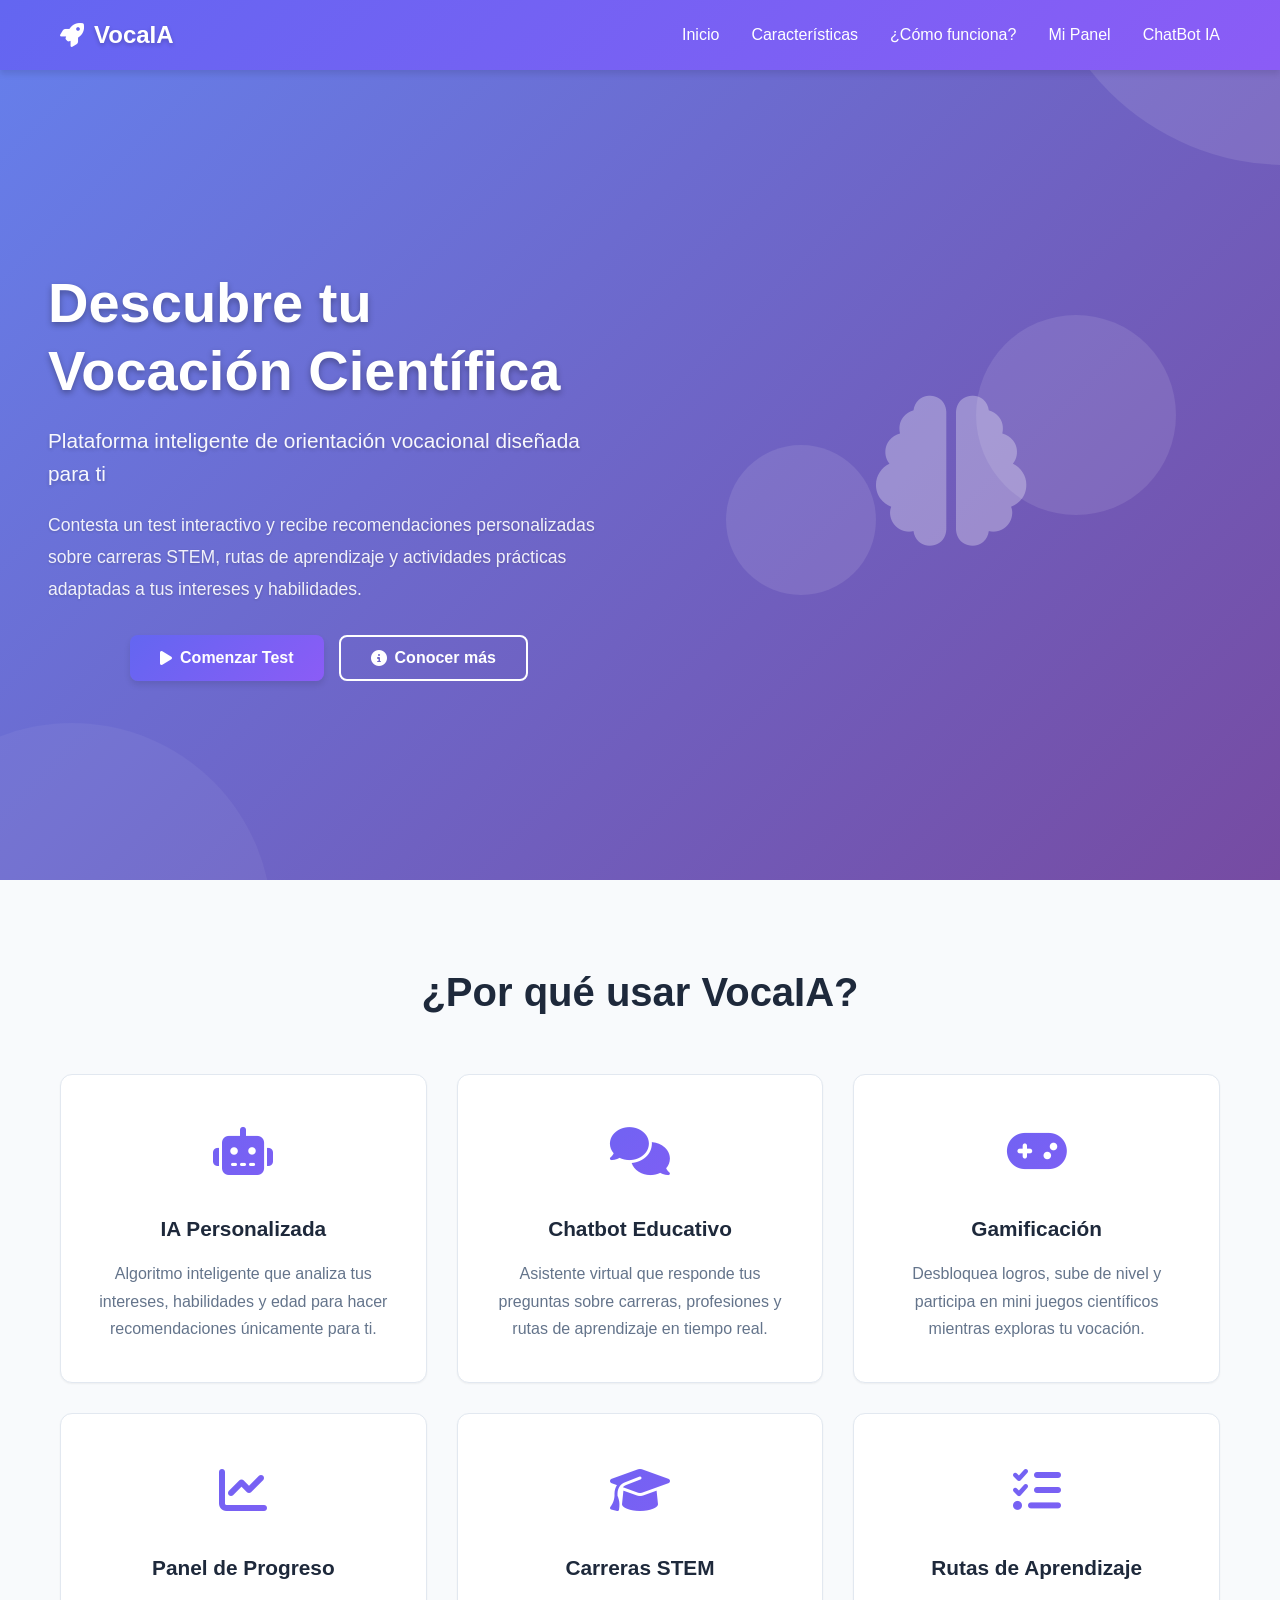
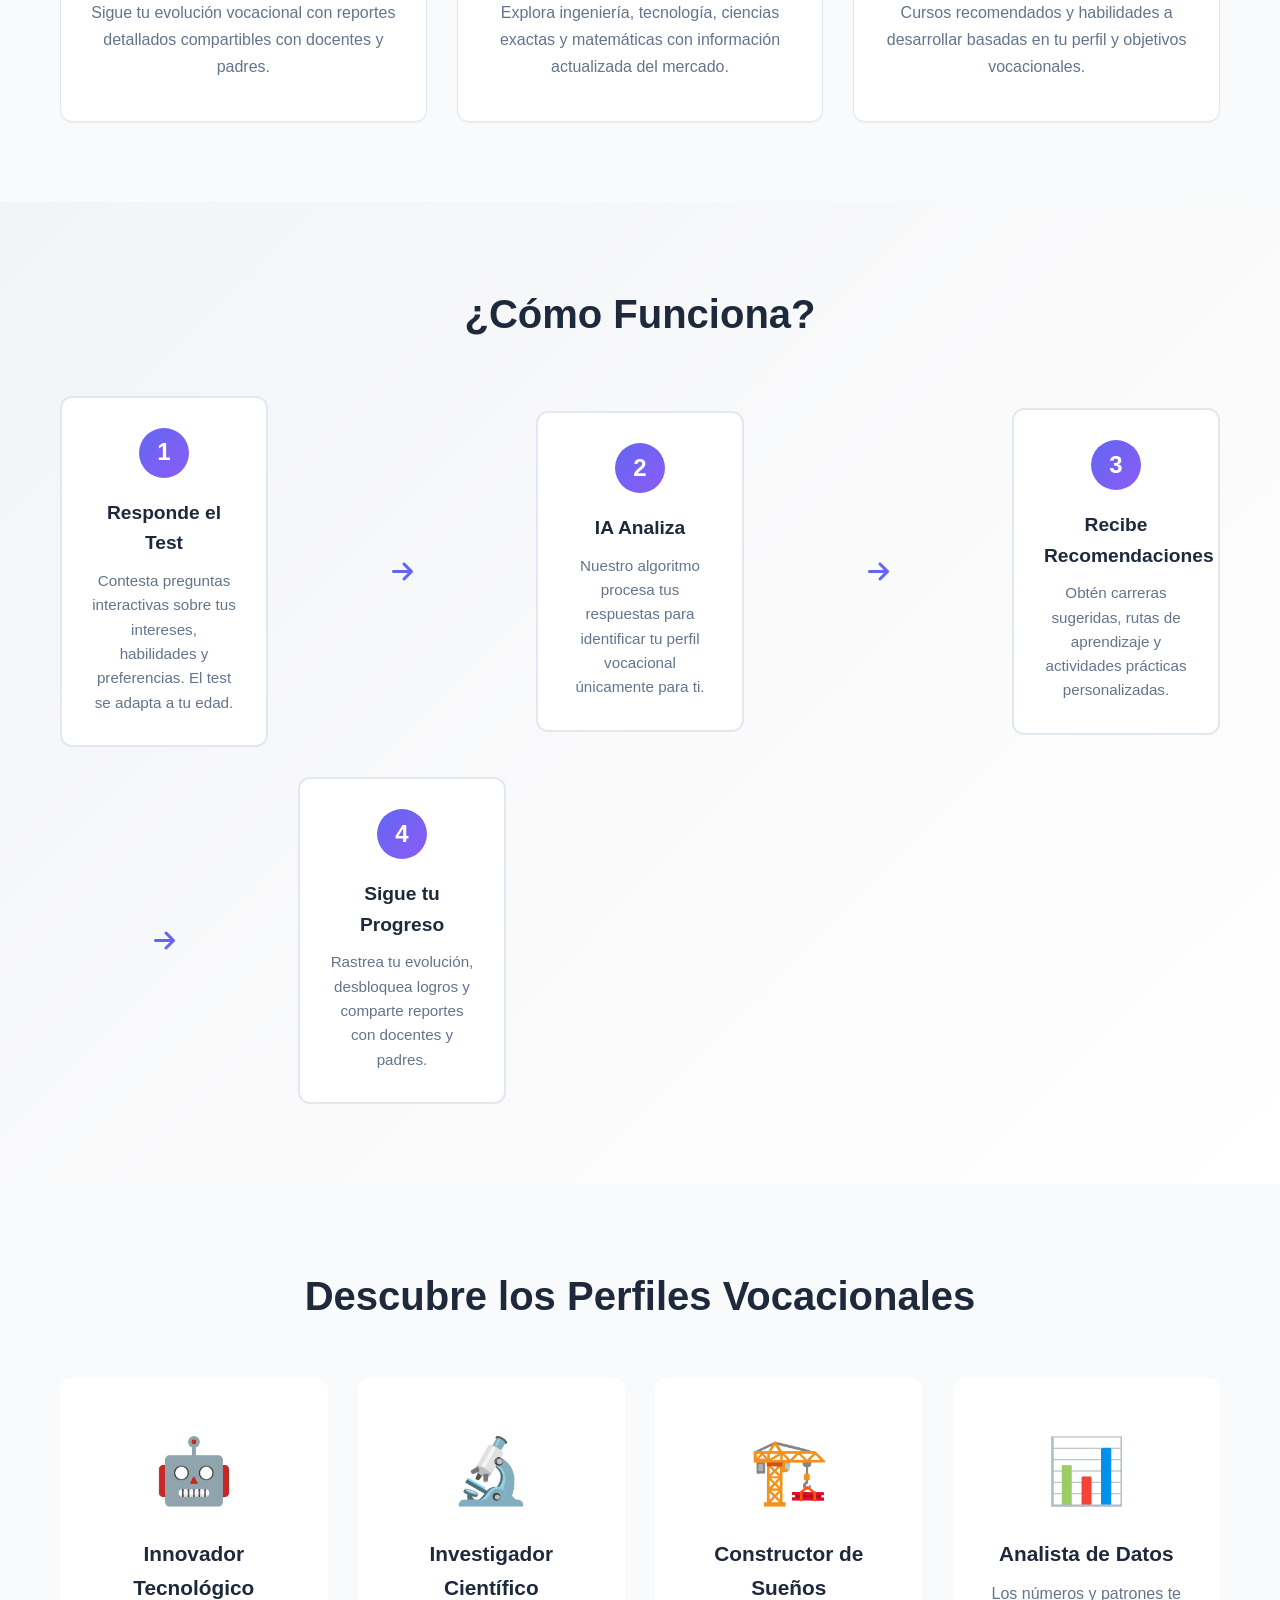
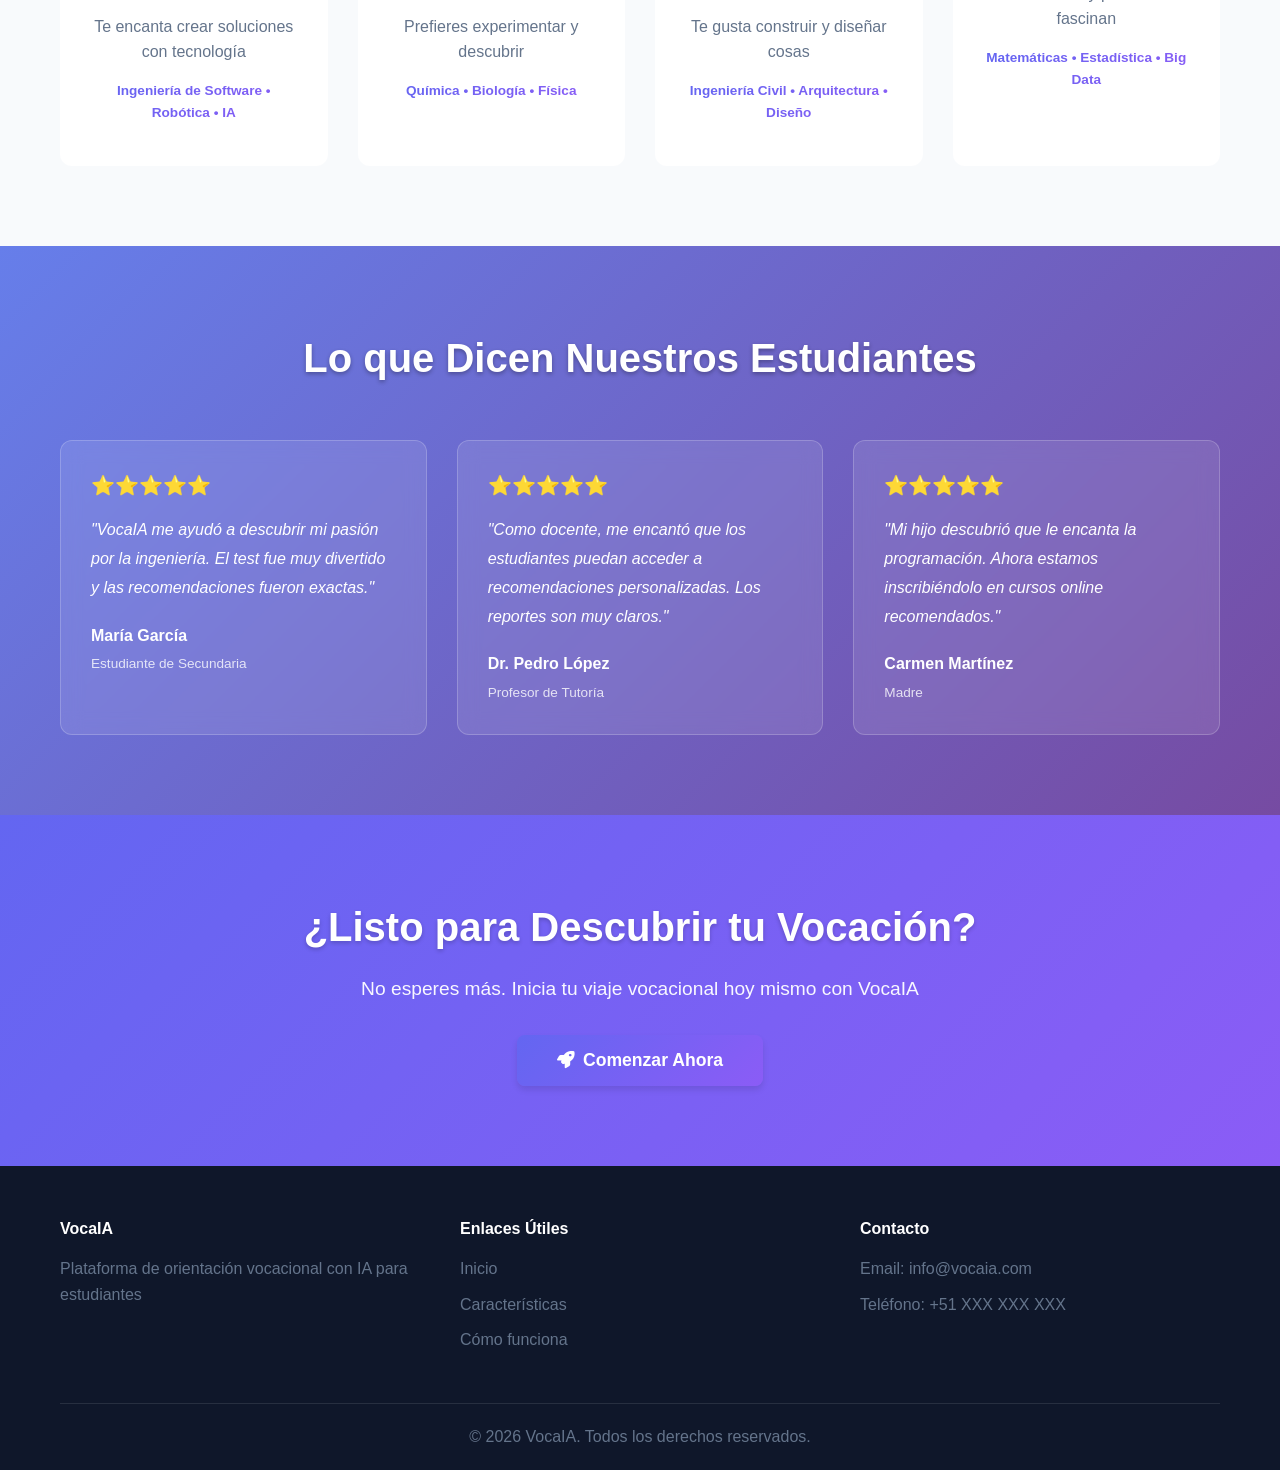
<file: index.html>
<!DOCTYPE html>
<html lang="es">
<head>
    <meta charset="UTF-8">
    <meta name="viewport" content="width=device-width, initial-scale=1.0">
    <title>VocaIA - Orientación Vocacional con IA</title>
    <link rel="stylesheet" href="css/estilos.css">
    <link rel="stylesheet" href="https://cdnjs.cloudflare.com/ajax/libs/font-awesome/6.4.0/css/all.min.css">
</head>
<body>
    <!-- Navegación -->
    <nav class="navbar">
        <div class="container">
            <div class="navbar-brand">
                <i class="fas fa-rocket"></i>
                <span class="logo-text">VocaIA</span>
            </div>
            <ul class="nav-menu">
                <li><a href="#inicio">Inicio</a></li>
                <li><a href="#caracteristicas">Características</a></li>
                <li><a href="#como-funciona">¿Cómo funciona?</a></li>
                <li><a href="dashboard.html">Mi Panel</a></li>
                <li><a href="chatbot.html">ChatBot IA</a></li>
            </ul>
        </div>
    </nav>

    <!-- Hero Section -->
    <section id="inicio" class="hero">
        <div class="hero-content">
            <div class="hero-text">
                <h1 class="hero-title">Descubre tu Vocación Científica</h1>
                <p class="hero-subtitle">Plataforma inteligente de orientación vocacional diseñada para ti</p>
                <div class="hero-description">
                    <p>Contesta un test interactivo y recibe recomendaciones personalizadas sobre carreras STEM, rutas de aprendizaje y actividades prácticas adaptadas a tus intereses y habilidades.</p>
                </div>
                <div class="hero-buttons">
                    <button class="btn btn-primary" onclick="iniciarTest()">
                        <i class="fas fa-play"></i> Comenzar Test
                    </button>
                    <button class="btn btn-secondary" onclick="scrollTo('caracteristicas')">
                        <i class="fas fa-info-circle"></i> Conocer más
                    </button>
                </div>
            </div>
            <div class="hero-visual">
                <div class="floating-shape shape-1"></div>
                <div class="floating-shape shape-2"></div>
                <div class="floating-icon">
                    <i class="fas fa-brain"></i>
                </div>
            </div>
        </div>
    </section>

    <!-- Características -->
    <section id="caracteristicas" class="caracteristicas">
        <div class="container">
            <h2 class="section-title">¿Por qué usar VocaIA?</h2>
            <div class="features-grid">
                <div class="feature-card">
                    <div class="feature-icon">
                        <i class="fas fa-robot"></i>
                    </div>
                    <h3>IA Personalizada</h3>
                    <p>Algoritmo inteligente que analiza tus intereses, habilidades y edad para hacer recomendaciones únicamente para ti.</p>
                </div>

                <div class="feature-card">
                    <div class="feature-icon">
                        <i class="fas fa-comments"></i>
                    </div>
                    <h3>Chatbot Educativo</h3>
                    <p>Asistente virtual que responde tus preguntas sobre carreras, profesiones y rutas de aprendizaje en tiempo real.</p>
                </div>

                <div class="feature-card">
                    <div class="feature-icon">
                        <i class="fas fa-gamepad"></i>
                    </div>
                    <h3>Gamificación</h3>
                    <p>Desbloquea logros, sube de nivel y participa en mini juegos científicos mientras exploras tu vocación.</p>
                </div>

                <div class="feature-card">
                    <div class="feature-icon">
                        <i class="fas fa-chart-line"></i>
                    </div>
                    <h3>Panel de Progreso</h3>
                    <p>Sigue tu evolución vocacional con reportes detallados compartibles con docentes y padres.</p>
                </div>

                <div class="feature-card">
                    <div class="feature-icon">
                        <i class="fas fa-graduation-cap"></i>
                    </div>
                    <h3>Carreras STEM</h3>
                    <p>Explora ingeniería, tecnología, ciencias exactas y matemáticas con información actualizada del mercado.</p>
                </div>

                <div class="feature-card">
                    <div class="feature-icon">
                        <i class="fas fa-tasks"></i>
                    </div>
                    <h3>Rutas de Aprendizaje</h3>
                    <p>Cursos recomendados y habilidades a desarrollar basadas en tu perfil y objetivos vocacionales.</p>
                </div>
            </div>
        </div>
    </section>

    <!-- Cómo Funciona -->
    <section id="como-funciona" class="como-funciona">
        <div class="container">
            <h2 class="section-title">¿Cómo Funciona?</h2>
            <div class="steps-container">
                <div class="step">
                    <div class="step-number">1</div>
                    <h3>Responde el Test</h3>
                    <p>Contesta preguntas interactivas sobre tus intereses, habilidades y preferencias. El test se adapta a tu edad.</p>
                </div>

                <div class="step-arrow">
                    <i class="fas fa-arrow-right"></i>
                </div>

                <div class="step">
                    <div class="step-number">2</div>
                    <h3>IA Analiza</h3>
                    <p>Nuestro algoritmo procesa tus respuestas para identificar tu perfil vocacional únicamente para ti.</p>
                </div>

                <div class="step-arrow">
                    <i class="fas fa-arrow-right"></i>
                </div>

                <div class="step">
                    <div class="step-number">3</div>
                    <h3>Recibe Recomendaciones</h3>
                    <p>Obtén carreras sugeridas, rutas de aprendizaje y actividades prácticas personalizadas.</p>
                </div>

                <div class="step-arrow">
                    <i class="fas fa-arrow-right"></i>
                </div>

                <div class="step">
                    <div class="step-number">4</div>
                    <h3>Sigue tu Progreso</h3>
                    <p>Rastrea tu evolución, desbloquea logros y comparte reportes con docentes y padres.</p>
                </div>
            </div>
        </div>
    </section>

    <!-- Perfiles Vocacionales -->
    <section class="perfiles">
        <div class="container">
            <h2 class="section-title">Descubre los Perfiles Vocacionales</h2>
            <div class="perfiles-grid">
                <div class="perfil-card">
                    <div class="perfil-icon">🤖</div>
                    <h3>Innovador Tecnológico</h3>
                    <p>Te encanta crear soluciones con tecnología</p>
                    <small>Ingeniería de Software • Robótica • IA</small>
                </div>

                <div class="perfil-card">
                    <div class="perfil-icon">🔬</div>
                    <h3>Investigador Científico</h3>
                    <p>Prefieres experimentar y descubrir</p>
                    <small>Química • Biología • Física</small>
                </div>

                <div class="perfil-card">
                    <div class="perfil-icon">🏗️</div>
                    <h3>Constructor de Sueños</h3>
                    <p>Te gusta construir y diseñar cosas</p>
                    <small>Ingeniería Civil • Arquitectura • Diseño</small>
                </div>

                <div class="perfil-card">
                    <div class="perfil-icon">📊</div>
                    <h3>Analista de Datos</h3>
                    <p>Los números y patrones te fascinan</p>
                    <small>Matemáticas • Estadística • Big Data</small>
                </div>
            </div>
        </div>
    </section>

    <!-- Testimonios -->
    <section class="testimonios">
        <div class="container">
            <h2 class="section-title">Lo que Dicen Nuestros Estudiantes</h2>
            <div class="testimonios-grid">
                <div class="testimonio-card">
                    <div class="stars">⭐⭐⭐⭐⭐</div>
                    <p>"VocaIA me ayudó a descubrir mi pasión por la ingeniería. El test fue muy divertido y las recomendaciones fueron exactas."</p>
                    <div class="testimonio-autor">
                        <strong>María García</strong>
                        <span>Estudiante de Secundaria</span>
                    </div>
                </div>

                <div class="testimonio-card">
                    <div class="stars">⭐⭐⭐⭐⭐</div>
                    <p>"Como docente, me encantó que los estudiantes puedan acceder a recomendaciones personalizadas. Los reportes son muy claros."</p>
                    <div class="testimonio-autor">
                        <strong>Dr. Pedro López</strong>
                        <span>Profesor de Tutoría</span>
                    </div>
                </div>

                <div class="testimonio-card">
                    <div class="stars">⭐⭐⭐⭐⭐</div>
                    <p>"Mi hijo descubrió que le encanta la programación. Ahora estamos inscribiéndolo en cursos online recomendados."</p>
                    <div class="testimonio-autor">
                        <strong>Carmen Martínez</strong>
                        <span>Madre</span>
                    </div>
                </div>
            </div>
        </div>
    </section>

    <!-- Panel CTA -->
    <section class="cta-section">
        <div class="container">
            <div class="cta-content">
                <h2>¿Listo para Descubrir tu Vocación?</h2>
                <p>No esperes más. Inicia tu viaje vocacional hoy mismo con VocaIA</p>
                <button class="btn btn-primary btn-large" onclick="iniciarTest()">
                    <i class="fas fa-rocket"></i> Comenzar Ahora
                </button>
            </div>
        </div>
    </section>

    <!-- Footer -->
    <footer class="footer">
        <div class="container">
            <div class="footer-content">
                <div class="footer-section">
                    <h4>VocaIA</h4>
                    <p>Plataforma de orientación vocacional con IA para estudiantes</p>
                </div>
                <div class="footer-section">
                    <h4>Enlaces Útiles</h4>
                    <ul>
                        <li><a href="#inicio">Inicio</a></li>
                        <li><a href="#caracteristicas">Características</a></li>
                        <li><a href="#como-funciona">Cómo funciona</a></li>
                    </ul>
                </div>
                <div class="footer-section">
                    <h4>Contacto</h4>
                    <p>Email: info@vocaia.com</p>
                    <p>Teléfono: +51 XXX XXX XXX</p>
                </div>
            </div>
            <div class="footer-bottom">
                <p>&copy; 2026 VocaIA. Todos los derechos reservados.</p>
            </div>
        </div>
    </footer>

    <!-- Modal Test -->
    <div id="testModal" class="modal">
        <div class="modal-content">
            <span class="close" onclick="cerrarModal()">&times;</span>
            <iframe id="testFrame" src="test.html" style="width: 100%; height: 100%; border: none;"></iframe>
        </div>
    </div>

    <script src="js/main.js"></script>
</body>
</html>
</file>
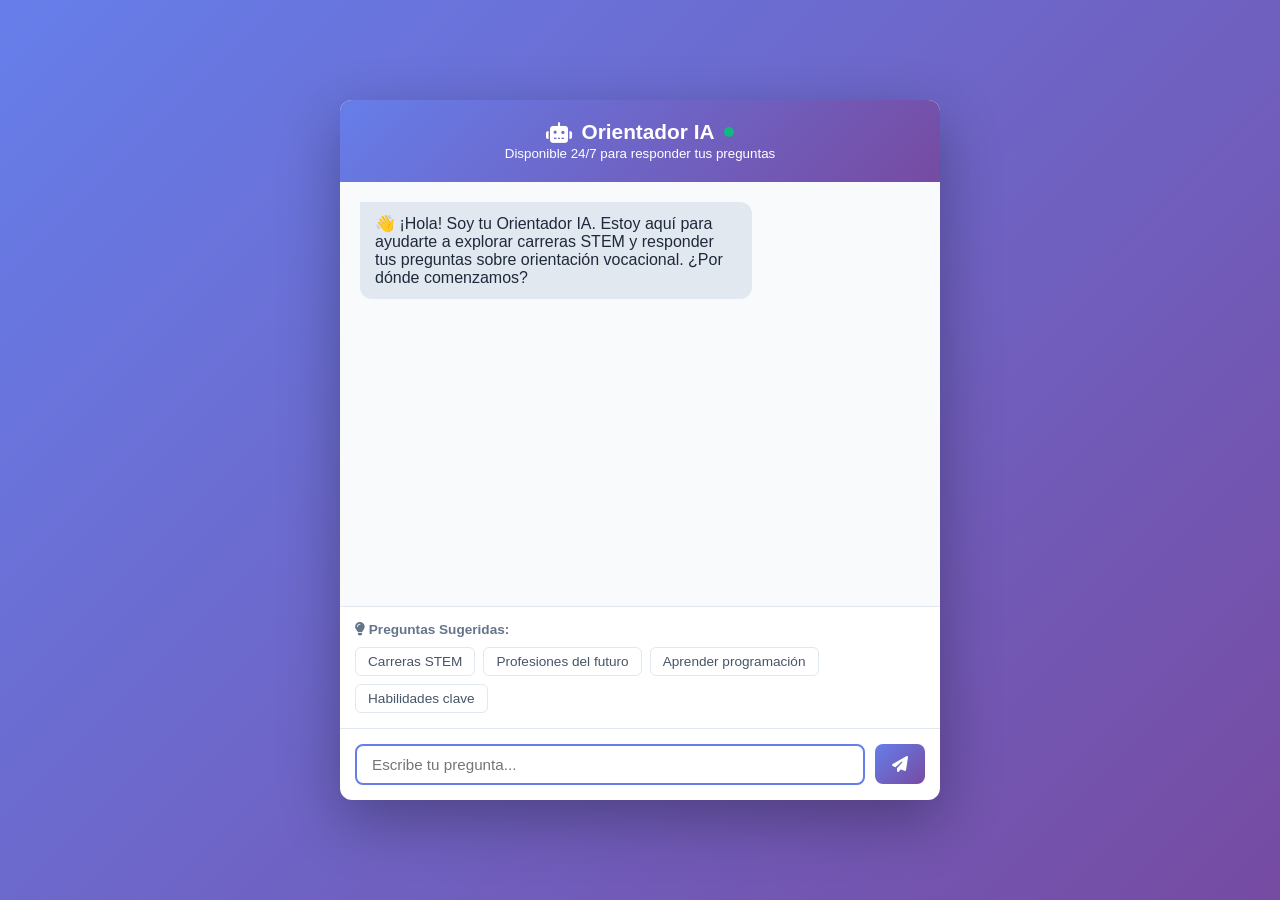
<file: chatbot.html>
<!DOCTYPE html>
<html lang="es">
<head>
    <meta charset="UTF-8">
    <meta name="viewport" content="width=device-width, initial-scale=1.0">
    <title>ChatBot IA - Orientador Vocacional</title>
    <link rel="stylesheet" href="https://cdnjs.cloudflare.com/ajax/libs/font-awesome/6.4.0/css/all.min.css">
    <style>
        * {
            margin: 0;
            padding: 0;
            box-sizing: border-box;
        }

        body {
            font-family: 'Segoe UI', Tahoma, Geneva, Verdana, sans-serif;
            background: linear-gradient(135deg, #667eea 0%, #764ba2 100%);
            min-height: 100vh;
            display: flex;
            align-items: center;
            justify-content: center;
            padding: 20px;
        }

        .chat-container {
            background: white;
            border-radius: 12px;
            box-shadow: 0 20px 60px rgba(0, 0, 0, 0.3);
            width: 100%;
            max-width: 600px;
            display: flex;
            flex-direction: column;
            height: 80vh;
            max-height: 700px;
            animation: slideUp 0.5s ease;
        }

        @keyframes slideUp {
            from {
                opacity: 0;
                transform: translateY(30px);
            }
            to {
                opacity: 1;
                transform: translateY(0);
            }
        }

        .chat-header {
            background: linear-gradient(135deg, #667eea, #764ba2);
            color: white;
            padding: 20px;
            border-radius: 12px 12px 0 0;
            text-align: center;
        }

        .chat-header h1 {
            font-size: 1.3rem;
            display: flex;
            align-items: center;
            justify-content: center;
            gap: 10px;
        }

        .status-dot {
            width: 10px;
            height: 10px;
            background: #10b981;
            border-radius: 50%;
            animation: pulse 2s infinite;
        }

        @keyframes pulse {
            0%, 100% {
                opacity: 1;
            }
            50% {
                opacity: 0.5;
            }
        }

        .messages-container {
            flex: 1;
            overflow-y: auto;
            padding: 20px;
            background: #f8fafc;
        }

        .message {
            margin-bottom: 15px;
            display: flex;
            animation: fadeIn 0.3s ease;
        }

        @keyframes fadeIn {
            from {
                opacity: 0;
                transform: translateY(10px);
            }
            to {
                opacity: 1;
                transform: translateY(0);
            }
        }

        .message.user {
            justify-content: flex-end;
        }

        .message-content {
            max-width: 70%;
            padding: 12px 15px;
            border-radius: 12px;
            word-wrap: break-word;
        }

        .message.user .message-content {
            background: linear-gradient(135deg, #667eea, #764ba2);
            color: white;
            border-radius: 12px 0 12px 12px;
        }

        .message.bot .message-content {
            background: #e2e8f0;
            color: #1e293b;
            border-radius: 0 12px 12px 12px;
        }

        .typing-indicator {
            display: flex;
            gap: 4px;
            align-items: center;
            padding: 12px 15px;
        }

        .typing-dot {
            width: 8px;
            height: 8px;
            background: #64748b;
            border-radius: 50%;
            animation: typing 1.4s infinite;
        }

        .typing-dot:nth-child(2) {
            animation-delay: 0.2s;
        }

        .typing-dot:nth-child(3) {
            animation-delay: 0.4s;
        }

        @keyframes typing {
            0%, 60%, 100% {
                opacity: 0.3;
                transform: translateY(0);
            }
            30% {
                opacity: 1;
                transform: translateY(-10px);
            }
        }

        .input-container {
            padding: 15px;
            border-top: 1px solid #e2e8f0;
            display: flex;
            gap: 10px;
        }

        .input-field {
            flex: 1;
            padding: 10px 15px;
            border: 2px solid #e2e8f0;
            border-radius: 8px;
            font-size: 0.95rem;
            transition: border-color 0.3s ease;
            font-family: inherit;
        }

        .input-field:focus {
            outline: none;
            border-color: #667eea;
        }

        .send-btn {
            padding: 10px 20px;
            background: linear-gradient(135deg, #667eea, #764ba2);
            color: white;
            border: none;
            border-radius: 8px;
            cursor: pointer;
            font-size: 1rem;
            transition: all 0.3s ease;
            width: 50px;
            height: 40px;
            display: flex;
            align-items: center;
            justify-content: center;
        }

        .send-btn:hover {
            transform: translateY(-2px);
            box-shadow: 0 5px 15px rgba(102, 126, 234, 0.3);
        }

        .send-btn:active {
            transform: translateY(0);
        }

        .suggested-questions {
            padding: 15px;
            border-top: 1px solid #e2e8f0;
        }

        .suggested-questions label {
            display: block;
            font-size: 0.85rem;
            color: #64748b;
            margin-bottom: 10px;
            font-weight: 600;
        }

        .suggested-buttons {
            display: flex;
            flex-wrap: wrap;
            gap: 8px;
        }

        .suggested-btn {
            padding: 6px 12px;
            background: white;
            border: 1px solid #e2e8f0;
            border-radius: 6px;
            cursor: pointer;
            font-size: 0.85rem;
            transition: all 0.3s ease;
            color: #475569;
        }

        .suggested-btn:hover {
            background: #f1f5ff;
            border-color: #667eea;
            color: #667eea;
        }

        @media (max-width: 600px) {
            .chat-container {
                height: 90vh;
            }

            .message-content {
                max-width: 90%;
            }

            .input-field {
                padding: 8px 12px;
                font-size: 0.9rem;
            }
        }
    </style>
</head>
<body>
    <div class="chat-container">
        <!-- Header -->
        <div class="chat-header">
            <h1>
                <i class="fas fa-robot"></i>
                Orientador IA
                <span class="status-dot"></span>
            </h1>
            <small>Disponible 24/7 para responder tus preguntas</small>
        </div>

        <!-- Mensajes -->
        <div class="messages-container" id="messagesContainer">
            <div class="message bot">
                <div class="message-content">
                    👋 ¡Hola! Soy tu Orientador IA. Estoy aquí para ayudarte a explorar carreras STEM y responder tus preguntas sobre orientación vocacional. ¿Por dónde comenzamos?
                </div>
            </div>
        </div>

        <!-- Preguntas Sugeridas -->
        <div class="suggested-questions" id="suggestedContainer">
            <label><i class="fas fa-lightbulb"></i> Preguntas Sugeridas:</label>
            <div class="suggested-buttons">
                <button class="suggested-btn" onclick="enviarPregunta('¿Qué carreras STEM son mejores para mí?')">
                    Carreras STEM
                </button>
                <button class="suggested-btn" onclick="enviarPregunta('¿Cuáles son las profesiones del futuro?')">
                    Profesiones del futuro
                </button>
                <button class="suggested-btn" onclick="enviarPregunta('¿Cómo estudiar programación?')">
                    Aprender programación
                </button>
                <button class="suggested-btn" onclick="enviarPregunta('¿Qué habilidades necesito?')">
                    Habilidades clave
                </button>
            </div>
        </div>

        <!-- Input -->
        <div class="input-container">
            <input 
                type="text" 
                class="input-field" 
                id="messageInput" 
                placeholder="Escribe tu pregunta..."
                onkeypress="if(event.key === 'Enter') enviarMensaje()"
            >
            <button class="send-btn" onclick="enviarMensaje()">
                <i class="fas fa-paper-plane"></i>
            </button>
        </div>
    </div>

    <script>
        // Base de conocimientos de la IA
        const knowledgeBase = {
            carreras: {
                palabras_clave: ['carrera', 'profesión', 'estudios', 'qué puedo'],
                respuesta: `Las principales carreras STEM son:
                
📱 **Tecnología**: Ingeniería de Software, Desarrollo Web, Ciberseguridad
🔬 **Ciencias**: Biología, Química, Física, Biotecnología
🏗️ **Ingeniería**: Civil, Mecánica, Industrial, Eléctrica
📊 **Datos**: Data Science, BI, Machine Learning

¿Te gustaría saber más de alguna en particular?`
            },
            programacion: {
                palabras_clave: ['programación', 'programar', 'código', 'python', 'javascript'],
                respuesta: `¡Excelente pregunta! Para aprender programación:

1️⃣ **Comienza con**: Python (fácil y versátil)
2️⃣ **Luego aprende**: JavaScript (web) o Java (empresarial)
3️⃣ **Recursos**: Codecademy, freeCodeCamp, Udemy
4️⃣ **Practica**: Crea proyectos propios
5️⃣ **Comunidad**: GitHub, Stack Overflow

¿Cuál lenguaje te gustaría aprender primero?`
            },
            futuro: {
                palabras_clave: ['futuro', 'empleos', 'demanda', 'mercado'],
                respuesta: `Las profesiones más demandadas en 2030 serán:

🤖 Inteligencia Artificial y Machine Learning (-40% desempleo)
☁️ Cloud Computing y DevOps
🔐 Ciberseguridad
📊 Data Analytics
🌱 Energías Renovables
🚀 Ingeniería Espacial

Las habilidades técnicas serán clave. ¿En cuál te gustaría especializarte?`
            },
            habilidades: {
                palabras_clave: ['habilidad', 'competencia', 'qué debo', 'como ser'],
                respuesta: `Las Top 5 Habilidades para STEM:

💡 **Pensamiento Lógico**: Resuelve problemas paso a paso
🎨 **Creatividad**: Innova en tus soluciones
🤝 **Trabajo en Equipo**: Colabora con otros
📊 **Análisis de Datos**: Interpreta información
💬 **Comunicación**: Explica tus ideas claramente

Puedes mejorar estas habilidades con práctica y proyectos.`
            },
            salario: {
                palabras_clave: ['salario', 'sueldo', 'dinero', 'gano'],
                respuesta: `Promedio de salarios iniciales en STEM:

💰 Ingeniero de Software: $$$$ (5,000-8,000 USD/mes)
💰 Data Scientist: $$$$ (6,000-9,000 USD/mes)  
💰 Ingeniero Civil: $$$ (3,000-5,000 USD/mes)
💰 Biólogo: $$$ (2,500-4,000 USD/mes)

Nota: Los salarios aumentan significativamente con experiencia.`
            },
            universidad: {
                palabras_clave: ['universidad', 'carrera', 'estudios', 'formación'],
                respuesta: `Para elegir universidad considera:

✅ Ranking académico
✅ Especializaciones disponibles
✅ Ubicación geográfica
✅ Costo
✅ Oportunidades de prácticas
✅ Conexiones con industria

¿Necesitas recomendaciones de universidades?`
            },
            cursos: {
                palabras_clave: ['curso', 'aprende', 'formación', 'taller', 'bootcamp'],
                respuesta: `Plataformas recomendadas para cursos:

📚 **Codificación**: Codecademy, Udemy, Coursera
📊 **Data**: DataCamp, Kaggle, Coursera
🔬 **Ciencias**: Coursera, EdX, Khan Academy
🏗️ **Ingeniería**: Coursera, MasterClass, YouTube
🎯 **Bootcamps**: General Assembly, DevBootcamp, Ironhack

¿Qué área te interesa más?`
            }
        };

        function encontrarRespuesta(mensaje) {
            const mensajeNormalizado = mensaje.toLowerCase();
            
            for (const [key, item] of Object.entries(knowledgeBase)) {
                for (const palabra of item.palabras_clave) {
                    if (mensajeNormalizado.includes(palabra)) {
                        return item.respuesta;
                    }
                }
            }
            
            // Respuesta por defecto amable
            return `Esa es una excelente pregunta. 🤔 

Aunque no tengo una respuesta específica en mis conocimientos, te recomiendo:

1. Hablar con docentes de tu colegio
2. Consultar con profesionales en tu área de interés
3. Realizar el test de orientación completo en VocaIA
4. Revisar información en nuestras secciones educativas

¿Hay algo más en lo que pueda ayudarte?`;
        }

        function enviarMensaje() {
            const input = document.getElementById('messageInput');
            const mensaje = input.value.trim();

            if (!mensaje) return;

            // Mostrar mensaje del usuario
            agregarMensaje(mensaje, 'user');
            input.value = '';

            // Simular indicador de escritura
            mostrarIndicadorEscritura();

            // Responder después de un tiempo
            setTimeout(() => {
                const respuesta = encontrarRespuesta(mensaje);
                agregarMensaje(respuesta, 'bot');
            }, 1500);
        }

        function enviarPregunta(pregunta) {
            document.getElementById('messageInput').value = pregunta;
            enviarMensaje();
        }

        function agregarMensaje(texto, tipo) {
            const container = document.getElementById('messagesContainer');
            
            // Remover indicador de escritura si existe
            const typing = container.querySelector('.message:last-child .typing-indicator');
            if (typing) {
                typing.parentElement.remove();
            }

            const div = document.createElement('div');
            div.className = `message ${tipo}`;
            div.innerHTML = `<div class="message-content">${texto}</div>`;
            
            container.appendChild(div);
            container.scrollTop = container.scrollHeight;
        }

        function mostrarIndicadorEscritura() {
            const container = document.getElementById('messagesContainer');
            const div = document.createElement('div');
            div.className = 'message bot';
            div.innerHTML = `
                <div style="display: flex; gap: 4px; padding: 12px 15px; background: #e2e8f0; border-radius: 0 12px 12px 12px;">
                    <div class="typing-dot"></div>
                    <div class="typing-dot"></div>
                    <div class="typing-dot"></div>
                </div>
            `;
            container.appendChild(div);
            container.scrollTop = container.scrollHeight;
        }

        // Enfocar en el input al cargar
        window.addEventListener('load', () => {
            document.getElementById('messageInput').focus();
        });
    </script>
</body>
</html>
</file>
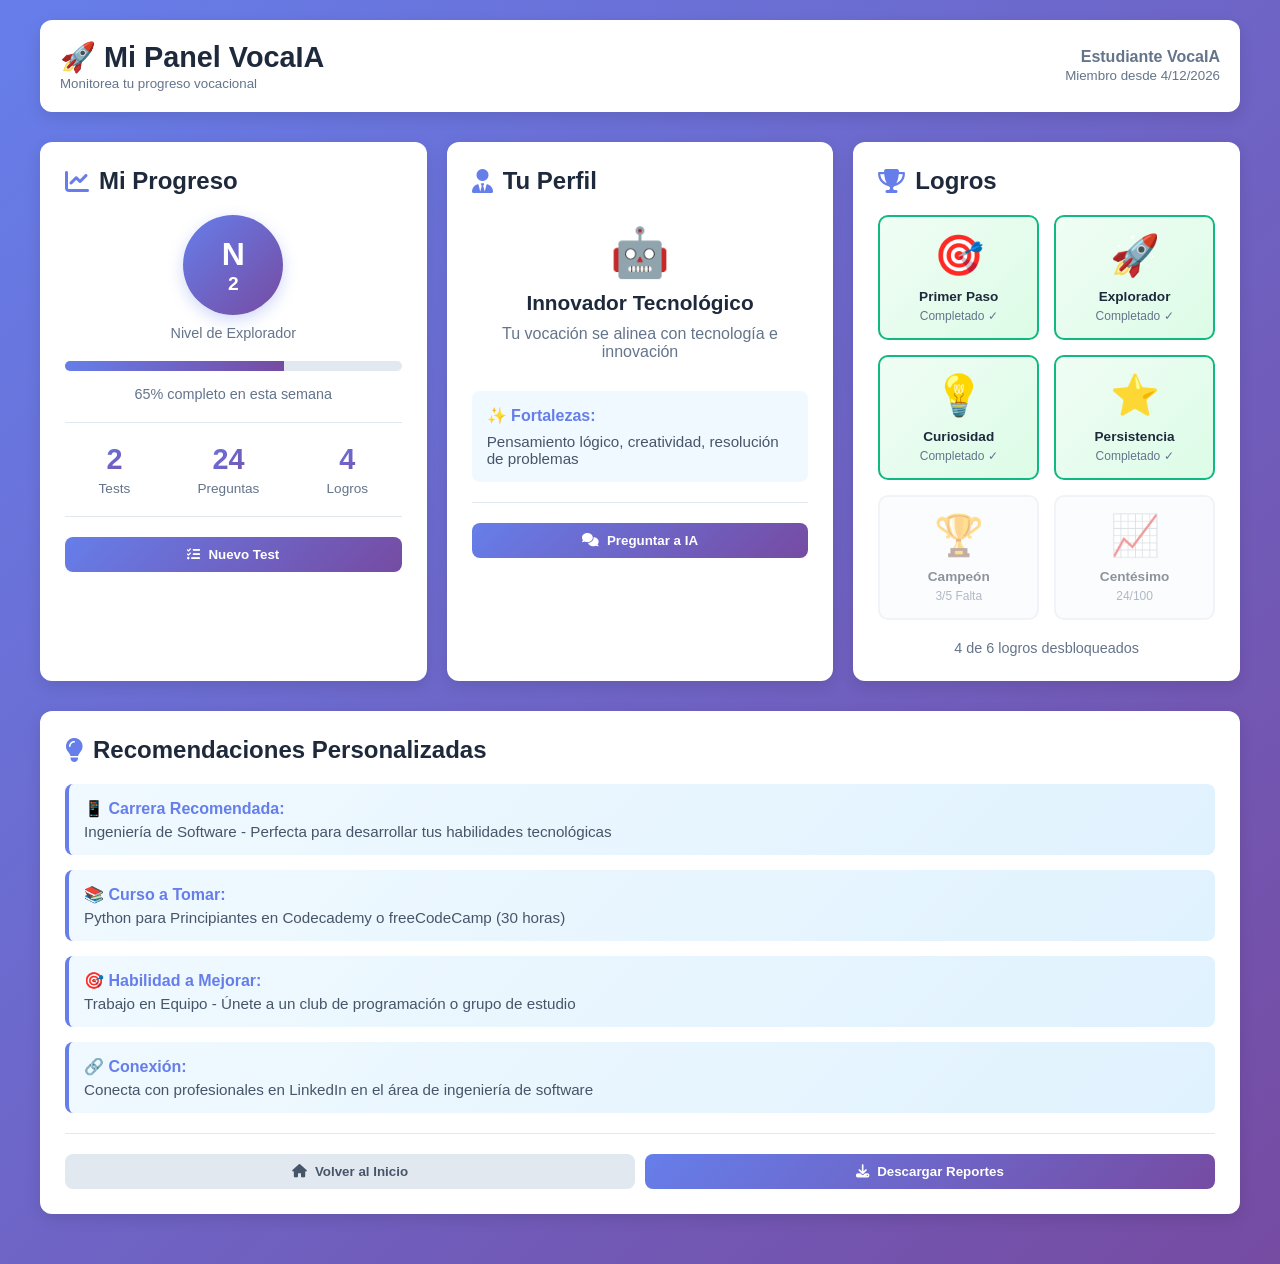
<file: dashboard.html>
<!DOCTYPE html>
<html lang="es">
<head>
    <meta charset="UTF-8">
    <meta name="viewport" content="width=device-width, initial-scale=1.0">
    <title>Mi Panel - VocaIA</title>
    <link rel="stylesheet" href="https://cdnjs.cloudflare.com/ajax/libs/font-awesome/6.4.0/css/all.min.css">
    <style>
        * {
            margin: 0;
            padding: 0;
            box-sizing: border-box;
        }

        body {
            font-family: 'Segoe UI', Tahoma, Geneva, Verdana, sans-serif;
            background: linear-gradient(135deg, #667eea 0%, #764ba2 100%);
            min-height: 100vh;
            padding: 20px;
        }

        .container {
            max-width: 1200px;
            margin: 0 auto;
        }

        header {
            background: white;
            padding: 20px;
            border-radius: 12px;
            margin-bottom: 30px;
            box-shadow: 0 5px 15px rgba(0, 0, 0, 0.1);
            display: flex;
            justify-content: space-between;
            align-items: center;
        }

        header h1 {
            color: #1e293b;
            font-size: 1.8rem;
        }

        .user-info {
            text-align: right;
            color: #64748b;
        }

        .grid {
            display: grid;
            grid-template-columns: repeat(auto-fit, minmax(300px, 1fr));
            gap: 20px;
            margin-bottom: 30px;
        }

        .card {
            background: white;
            border-radius: 12px;
            padding: 25px;
            box-shadow: 0 5px 15px rgba(0, 0, 0, 0.1);
            transition: transform 0.3s ease, box-shadow 0.3s ease;
        }

        .card:hover {
            transform: translateY(-5px);
            box-shadow: 0 10px 25px rgba(0, 0, 0, 0.15);
        }

        .card h2 {
            color: #1e293b;
            margin-bottom: 20px;
            display: flex;
            align-items: center;
            gap: 10px;
        }

        .card h2 i {
            color: #667eea;
            font-size: 1.5rem;
        }

        /* Progreso Card */
        .progress-section {
            margin-bottom: 20px;
        }

        .level-display {
            text-align: center;
            margin-bottom: 20px;
        }

        .level-badge {
            width: 100px;
            height: 100px;
            border-radius: 50%;
            background: linear-gradient(135deg, #667eea, #764ba2);
            color: white;
            display: flex;
            flex-direction: column;
            align-items: center;
            justify-content: center;
            margin: 0 auto;
            font-size: 2rem;
            font-weight: bold;
            box-shadow: 0 5px 15px rgba(102, 126, 234, 0.3);
        }

        .level-label {
            color: #64748b;
            font-size: 0.9rem;
            margin-top: 10px;
        }

        .progress-bar {
            width: 100%;
            height: 10px;
            background: #e2e8f0;
            border-radius: 10px;
            overflow: hidden;
            margin: 15px 0;
        }

        .progress-fill {
            height: 100%;
            background: linear-gradient(90deg, #667eea, #764ba2);
            width: 65%;
            transition: width 0.5s ease;
        }

        .progress-text {
            text-align: center;
            color: #64748b;
            font-size: 0.9rem;
            margin-bottom: 15px;
        }

        .stats-row {
            display: flex;
            justify-content: space-around;
            margin-top: 20px;
            padding-top: 20px;
            border-top: 1px solid #e2e8f0;
        }

        .stat {
            text-align: center;
        }

        .stat-value {
            font-size: 1.8rem;
            font-weight: bold;
            background: linear-gradient(135deg, #667eea, #764ba2);
            -webkit-background-clip: text;
            -webkit-text-fill-color: transparent;
        }

        .stat-label {
            color: #64748b;
            font-size: 0.85rem;
            margin-top: 5px;
        }

        /* Logros Grid */
        .achievementsgrid {
            display: grid;
            grid-template-columns: repeat(auto-fit, minmax(120px, 1fr));
            gap: 15px;
        }

        .achievement {
            border: 2px solid #e2e8f0;
            border-radius: 10px;
            padding: 15px;
            text-align: center;
            transition: all 0.3s ease;
            cursor: pointer;
            background: #f8fafc;
        }

        .achievement:hover {
            border-color: #667eea;
            background: white;
            transform: scale(1.05);
        }

        .achievement.unlocked {
            border-color: #10b981;
            background: linear-gradient(135deg, #f0fdf4, #dcfce7);
        }

        .achievement.locked {
            opacity: 0.5;
        }

        .achievement-icon {
            font-size: 2.5rem;
            margin-bottom: 10px;
        }

        .achievement-name {
            font-size: 0.85rem;
            font-weight: 600;
            color: #1e293b;
            margin-bottom: 5px;
        }

        .achievement-desc {
            font-size: 0.75rem;
            color: #64748b;
        }

        /* Recomendaciones */
        .recommendations-list {
            display: flex;
            flex-direction: column;
            gap: 15px;
        }

        .recommendation-item {
            padding: 15px;
            background: linear-gradient(135deg, #f0f9ff, #e0f2fe);
            border-left: 4px solid #667eea;
            border-radius: 8px;
            transition: transform 0.3s ease;
        }

        .recommendation-item:hover {
            transform: translateX(5px);
        }

        .recommendation-item strong {
            color: #667eea;
        }

        .recommendation-item p {
            color: #475569;
            font-size: 0.95rem;
            margin-top: 5px;
        }

        /* Acciones */
        .action-buttons {
            display: flex;
            gap: 10px;
            flex-wrap: wrap;
            margin-top: 20px;
            padding-top: 20px;
            border-top: 1px solid #e2e8f0;
        }

        button {
            padding: 10px 20px;
            background: linear-gradient(135deg, #667eea, #764ba2);
            color: white;
            border: none;
            border-radius: 8px;
            cursor: pointer;
            font-weight: 600;
            transition: all 0.3s ease;
            display: flex;
            align-items: center;
            gap: 8px;
            flex: 1;
            justify-content: center;
        }

        button:hover {
            transform: translateY(-2px);
            box-shadow: 0 5px 15px rgba(102, 126, 234, 0.3);
        }

        button.secondary {
            background: #e2e8f0;
            color: #475569;
        }

        button.secondary:hover {
            background: #cbd5e1;
        }

        @media (max-width: 768px) {
            header {
                flex-direction: column;
                text-align: center;
                gap: 15px;
            }

            .user-info {
                text-align: center;
            }

            .grid {
                grid-template-columns: 1fr;
            }

            .stats-row {
                flex-wrap: wrap;
                gap: 15px;
            }
        }
    </style>
</head>
<body>
    <div class="container">
        <!-- Header -->
        <header>
            <div>
                <h1>🚀 Mi Panel VocaIA</h1>
                <small style="color: #64748b;">Monitorea tu progreso vocacional</small>
            </div>
            <div class="user-info">
                <p><strong id="userName">Estudiante</strong></p>
                <small id="userDate">Miembro desde hoy</small>
            </div>
        </header>

        <!-- Grid Principal -->
        <div class="grid">
            <!-- Progreso y Nivel -->
            <div class="card">
                <h2><i class="fas fa-chart-line"></i> Mi Progreso</h2>
                
                <div class="level-display">
                    <div class="level-badge" id="levelBadge">
                        <div>N<br><span style="font-size: 1.2rem;">2</span></div>
                    </div>
                    <div class="level-label">Nivel de Explorador</div>
                </div>

                <div class="progress-bar">
                    <div class="progress-fill"></div>
                </div>

                <div class="progress-text">
                    <span id="progressPercent">65</span>% completo en esta semana
                </div>

                <div class="stats-row">
                    <div class="stat">
                        <div class="stat-value" id="testsCount">2</div>
                        <div class="stat-label">Tests</div>
                    </div>
                    <div class="stat">
                        <div class="stat-value" id="questionsCount">24</div>
                        <div class="stat-label">Preguntas</div>
                    </div>
                    <div class="stat">
                        <div class="stat-value" id="achievementsCount">4</div>
                        <div class="stat-label">Logros</div>
                    </div>
                </div>

                <div class="action-buttons">
                    <button onclick="location.href='test.html'">
                        <i class="fas fa-tasks"></i> Nuevo Test
                    </button>
                </div>
            </div>

            <!-- Perfil Vocacional -->
            <div class="card">
                <h2><i class="fas fa-user-tie"></i> Tu Perfil</h2>
                
                <div style="text-align: center; margin: 30px 0;">
                    <div style="font-size: 3rem; margin-bottom: 10px;">🤖</div>
                    <h3 style="color: #1e293b; font-size: 1.3rem;">Innovador Tecnológico</h3>
                    <p style="color: #64748b; margin-top: 10px;">Tu vocación se alinea con tecnología e innovación</p>
                </div>

                <div style="background: #f0f9ff; padding: 15px; border-radius: 8px; margin-bottom: 15px;">
                    <strong style="color: #667eea;">✨ Fortalezas:</strong>
                    <p style="color: #475569; font-size: 0.95rem; margin-top: 8px;">Pensamiento lógico, creatividad, resolución de problemas</p>
                </div>

                <div class="action-buttons">
                    <button onclick="location.href='chatbot.html'">
                        <i class="fas fa-comments"></i> Preguntar a IA
                    </button>
                </div>
            </div>

            <!-- Logros Desbloqueados -->
            <div class="card">
                <h2><i class="fas fa-trophy"></i> Logros</h2>
                
                <div class="achievementsgrid">
                    <div class="achievement unlocked" title="Completar primer test">
                        <div class="achievement-icon">🎯</div>
                        <div class="achievement-name">Primer Paso</div>
                        <div class="achievement-desc">Completado ✓</div>
                    </div>

                    <div class="achievement unlocked" title="Responder 25 preguntas">
                        <div class="achievement-icon">🚀</div>
                        <div class="achievement-name">Explorador</div>
                        <div class="achievement-desc">Completado ✓</div>
                    </div>

                    <div class="achievement unlocked" title="Usar chatbot 5 veces">
                        <div class="achievement-icon">💡</div>
                        <div class="achievement-name">Curiosidad</div>
                        <div class="achievement-desc">Completado ✓</div>
                    </div>

                    <div class="achievement unlocked" title="Completar 2 tests">
                        <div class="achievement-icon">⭐</div>
                        <div class="achievement-name">Persistencia</div>
                        <div class="achievement-desc">Completado ✓</div>
                    </div>

                    <div class="achievement locked" title="Completar 5 tests">
                        <div class="achievement-icon">🏆</div>
                        <div class="achievement-name">Campeón</div>
                        <div class="achievement-desc">3/5 Falta</div>
                    </div>

                    <div class="achievement locked" title="Responder 100 preguntas">
                        <div class="achievement-icon">📈</div>
                        <div class="achievement-name">Centésimo</div>
                        <div class="achievement-desc">24/100</div>
                    </div>
                </div>

                <p style="text-align: center; color: #64748b; font-size: 0.9rem; margin-top: 20px;">
                    4 de 6 logros desbloqueados
                </p>
            </div>
        </div>

        <!-- Recomendaciones -->
        <div class="card" style="margin-bottom: 30px;">
            <h2><i class="fas fa-lightbulb"></i> Recomendaciones Personalizadas</h2>
            
            <div class="recommendations-list">
                <div class="recommendation-item">
                    <strong>📱 Carrera Recomendada:</strong>
                    <p>Ingeniería de Software - Perfecta para desarrollar tus habilidades tecnológicas</p>
                </div>

                <div class="recommendation-item">
                    <strong>📚 Curso a Tomar:</strong>
                    <p>Python para Principiantes en Codecademy o freeCodeCamp (30 horas)</p>
                </div>

                <div class="recommendation-item">
                    <strong>🎯 Habilidad a Mejorar:</strong>
                    <p>Trabajo en Equipo - Únete a un club de programación o grupo de estudio</p>
                </div>

                <div class="recommendation-item">
                    <strong>🔗 Conexión:</strong>
                    <p>Conecta con profesionales en LinkedIn en el área de ingeniería de software</p>
                </div>
            </div>

            <div class="action-buttons">
                <button class="secondary" onclick="location.href='index.html'">
                    <i class="fas fa-home"></i> Volver al Inicio
                </button>
                <button onclick="descargarReporte()">
                    <i class="fas fa-download"></i> Descargar Reportes
                </button>
            </div>
        </div>
    </div>

    <script>
        // Datos del usuario (tipo simulado)
        const userData = {
            nombre: 'Estudiante VocaIA',
            nivel: 2,
            progreso: 65,
            tests: 2,
            preguntas: 24,
            logros: 4,
            perfil: 'Innovador Tecnológico',
            carrerasPrincipales: ['Ingeniería de Software', 'Robótica', 'IA'],
            fechaRegistro: new Date().toLocaleDateString('es-ES')
        };

        function actualizarPanel() {
            // Actualizar nombre
            document.getElementById('userName').textContent = userData.nombre;
            document.getElementById('userDate').textContent = `Miembro desde ${userData.fechaRegistro}`;

            // Actualizar nivel y progreso
            document.getElementById('levelBadge').innerHTML = `N<br><span style="font-size: 1.2rem;">${userData.nivel}</span>`;
            document.getElementById('progressPercent').textContent = userData.progreso;
            
            // Actualizar stats
            document.getElementById('testsCount').textContent = userData.tests;
            document.getElementById('questionsCount').textContent = userData.preguntas;
            document.getElementById('achievementsCount').textContent = userData.logros;

            // Animar barra de progreso
            const progressFill = document.querySelector('.progress-fill');
            setTimeout(() => {
                progressFill.style.width = userData.progreso + '%';
            }, 100);
        }

        function descargarReporte() {
            const contenido = `
REPORTE DE PROGRESO VOCACIONAL - VocaIA
=========================================

Estudiante: ${userData.nombre}
Fecha: ${new Date().toLocaleDateString('es-ES')}
Nivel: ${userData.nivel}

ESTADÍSTICAS:
- Tests Completados: ${userData.tests}
- Preguntas Respondidas: ${userData.preguntas}
- Logros Desbloqueados: ${userData.logros}
- Progreso General: ${userData.progreso}%

PERFIL VOCACIONAL:
- Tipo: ${userData.perfil}
- Carreras Principales: ${userData.carrerasPrincipales.join(', ')}

PRÓXIMOS PASOS:
1. Completar más tests para perfeccionar el perfil
2. Realizar cursos de programación
3. Buscar experiencias prácticas
4. Conectar con mentores en tu campo

Este reporte fue generado automáticamente por VocaIA.
            `;

            const blob = new Blob([contenido], { type: 'text/plain' });
            const url = window.URL.createObjectURL(blob);
            const a = document.createElement('a');
            a.href = url;
            a.download = 'Reporte-Progreso-VocaIA.txt';
            a.click();
            window.URL.revokeObjectURL(url);
        }

        // Inicializar al cargar
        window.addEventListener('load', actualizarPanel);
    </script>
</body>
</html>
</file>
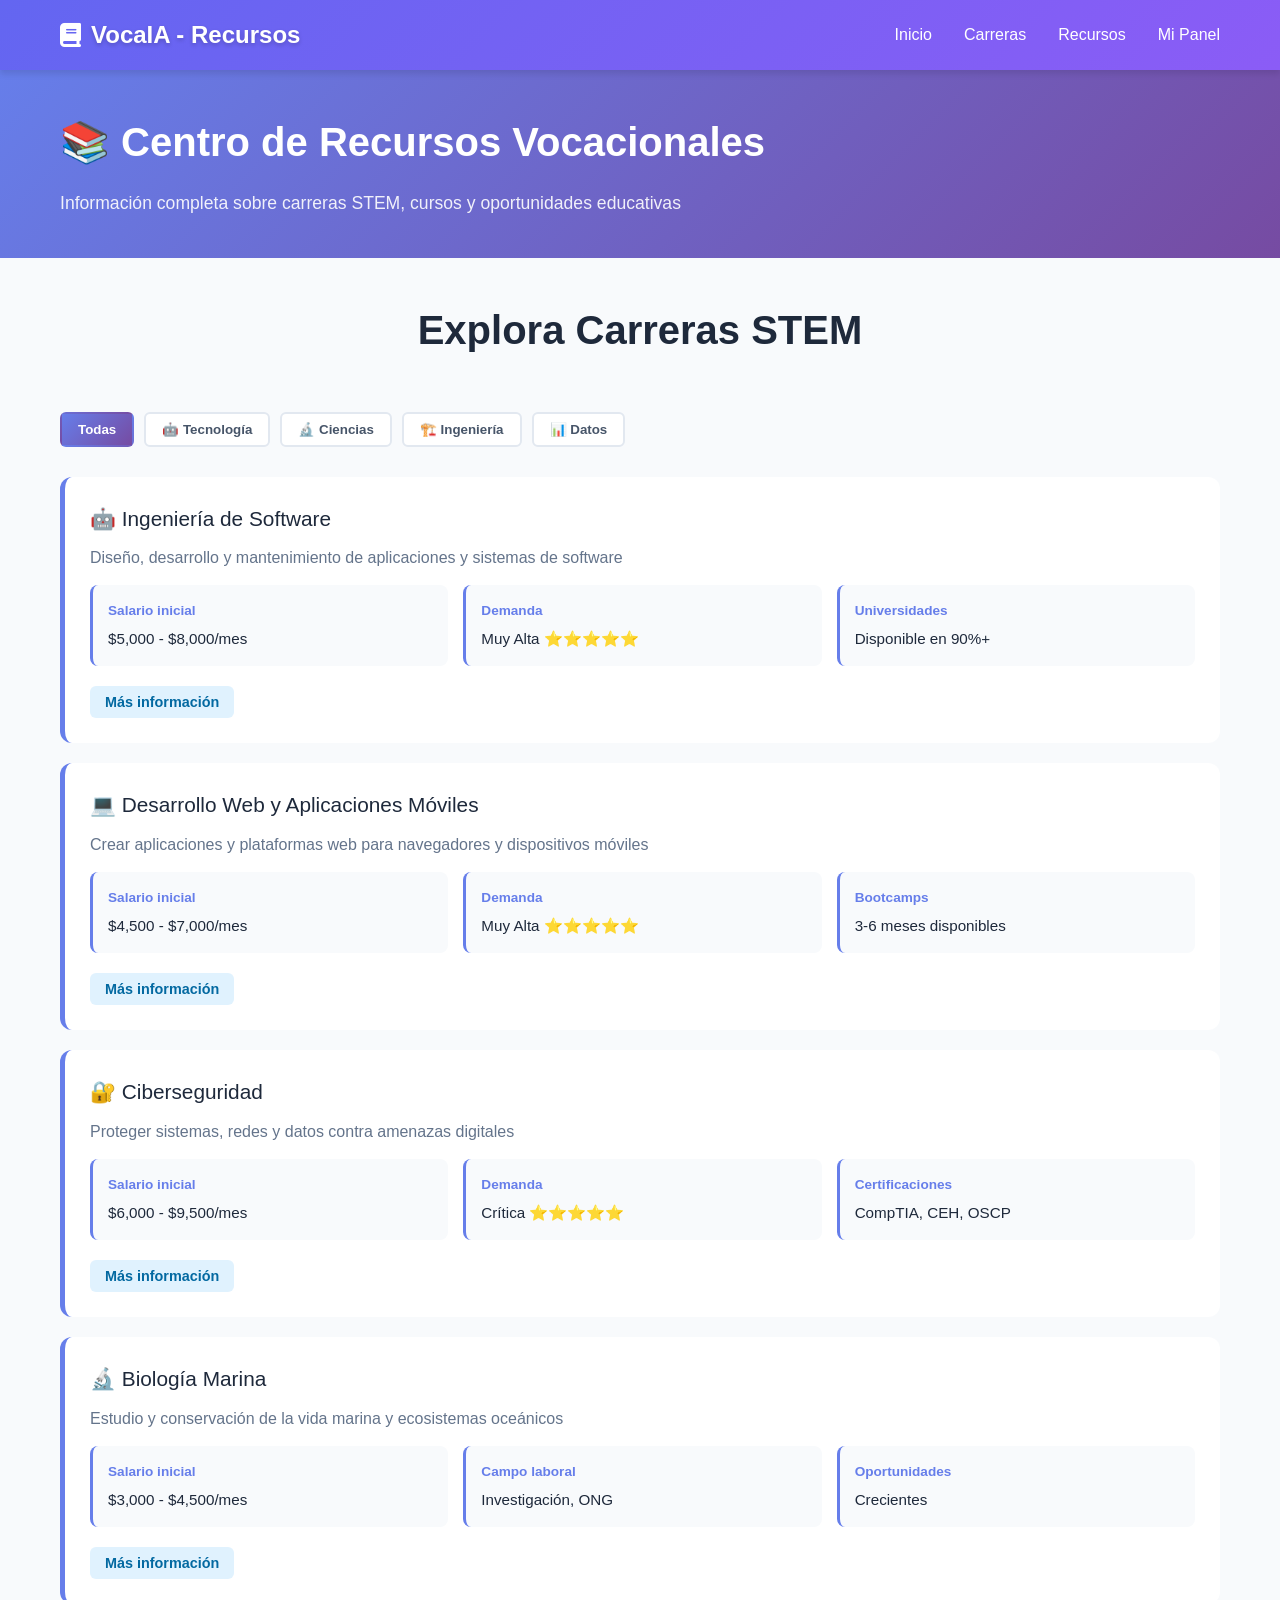
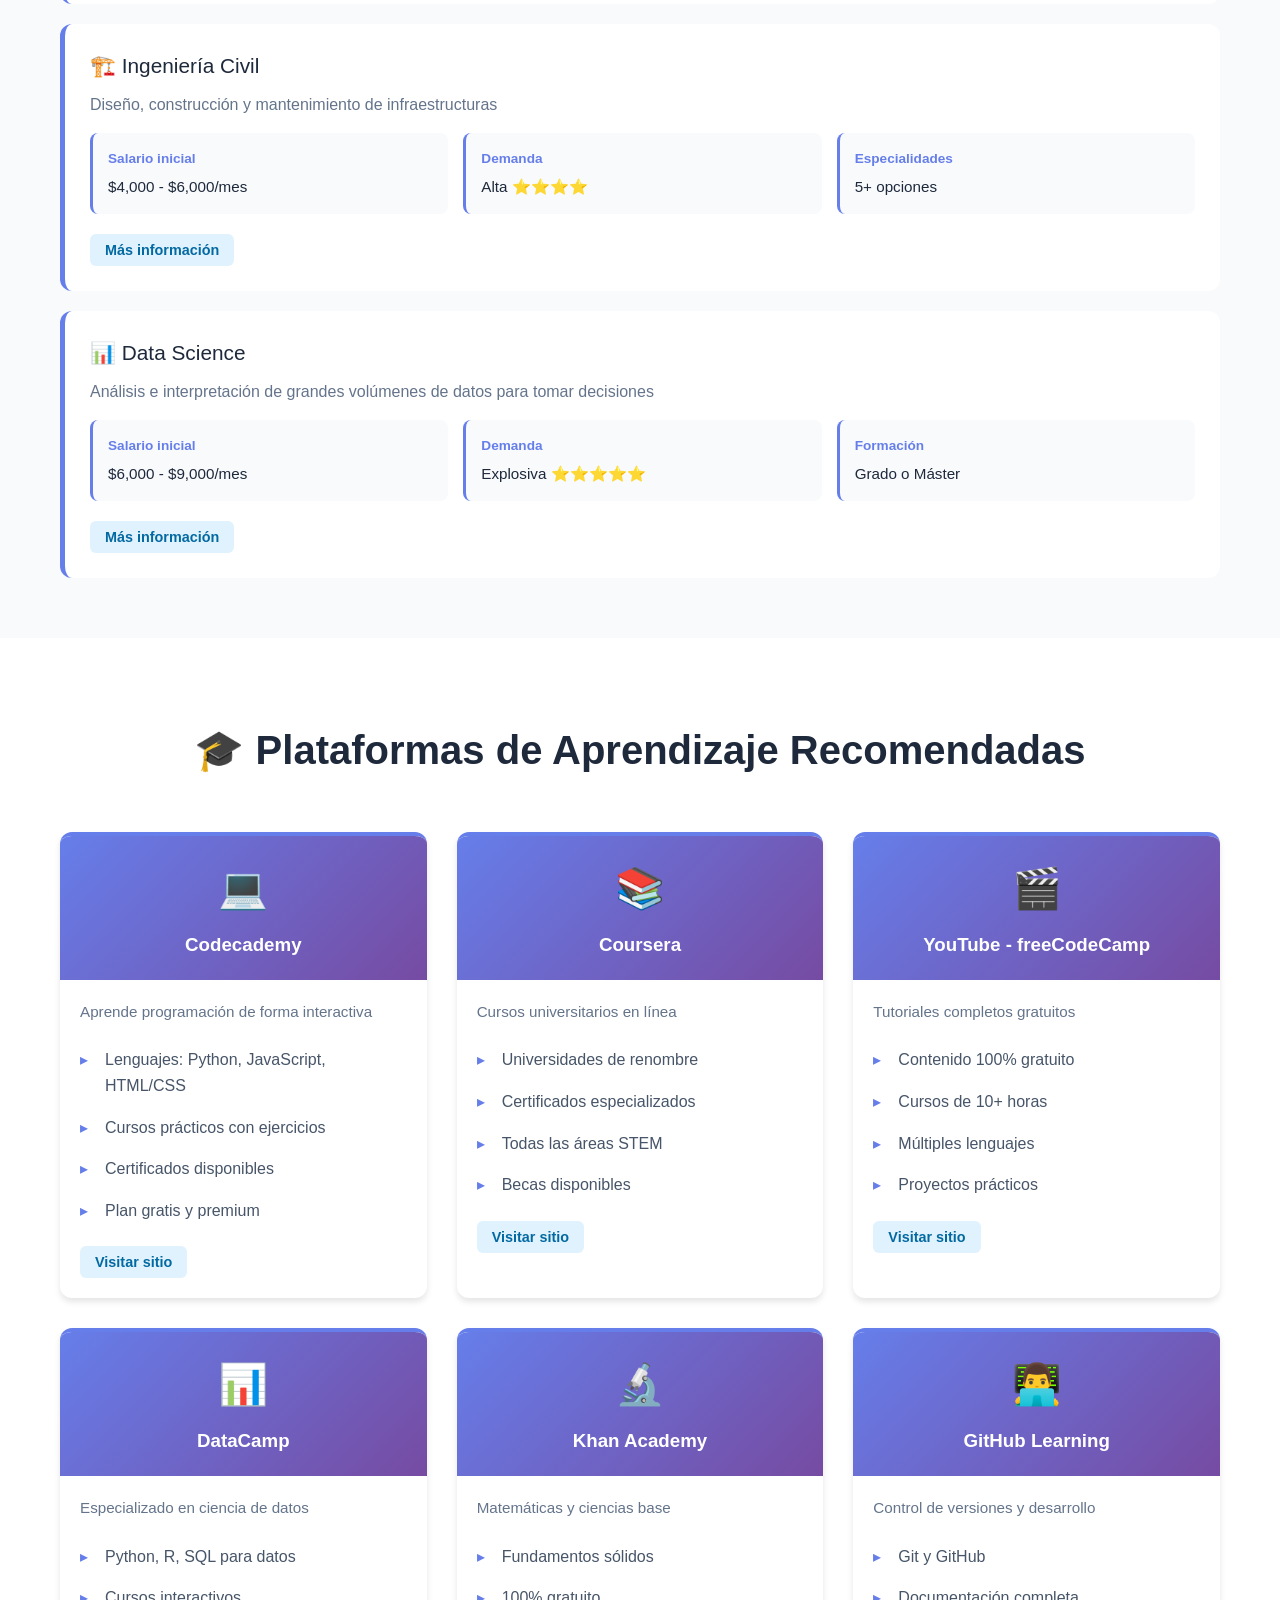
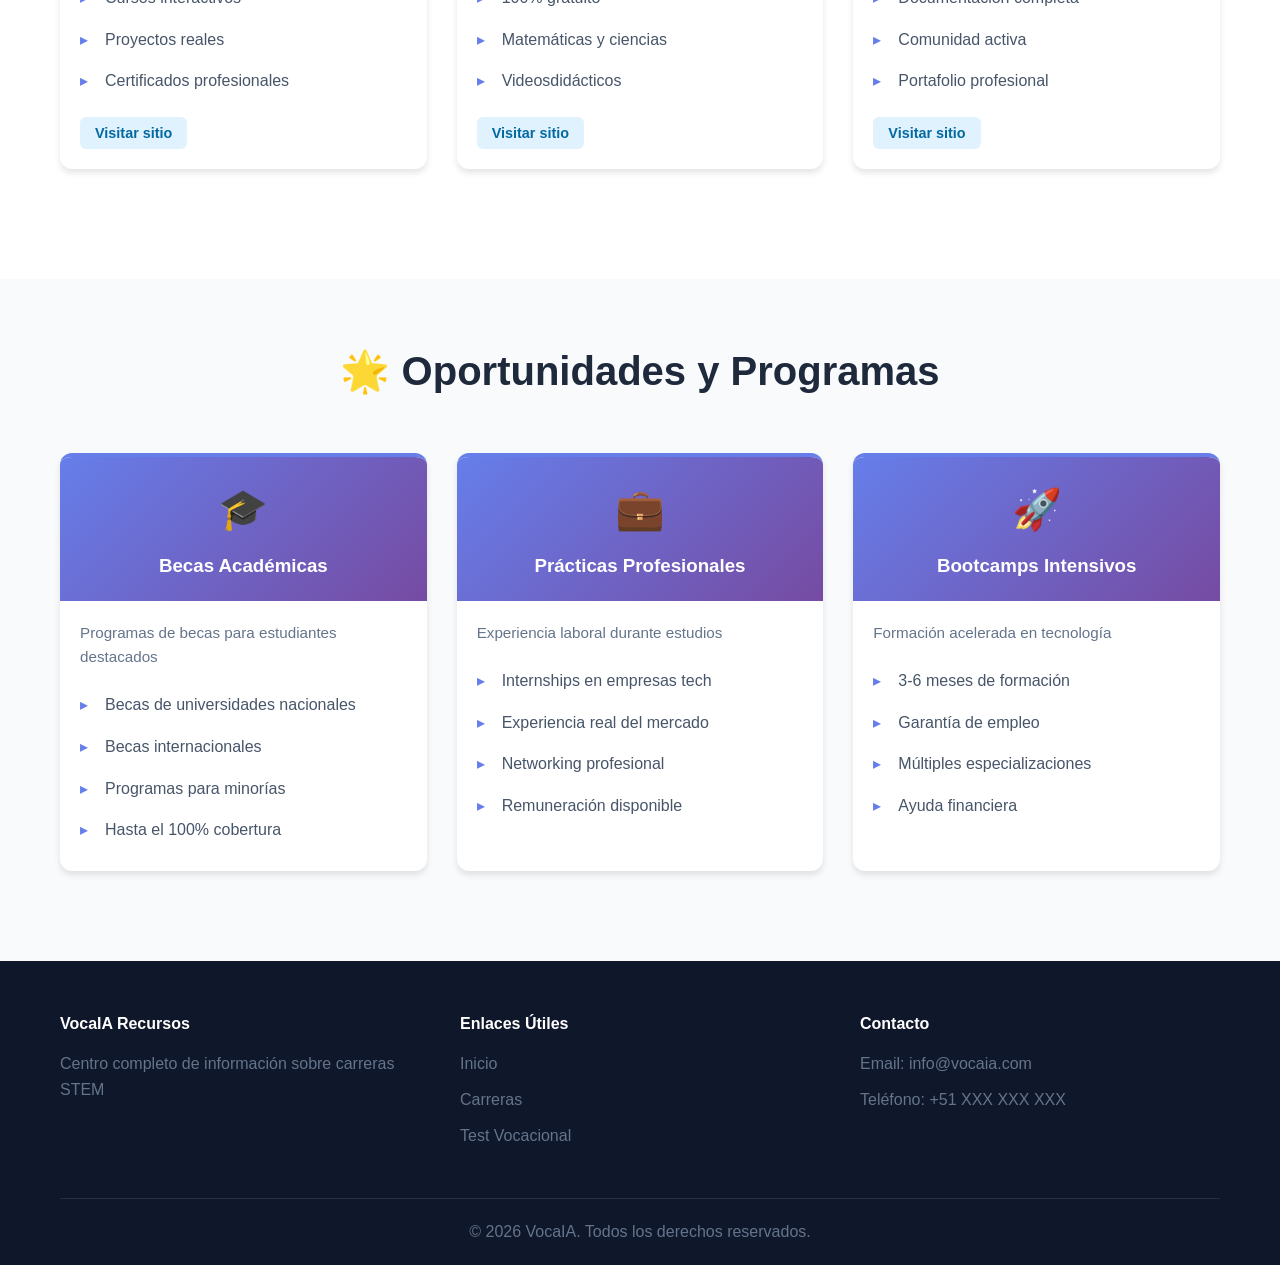
<file: recursos.html>
<!DOCTYPE html>
<html lang="es">
<head>
    <meta charset="UTF-8">
    <meta name="viewport" content="width=device-width, initial-scale=1.0">
    <title>Centro de Recursos - VocaIA</title>
    <link rel="stylesheet" href="https://cdnjs.cloudflare.com/ajax/libs/font-awesome/6.4.0/css/all.min.css">
    <link rel="stylesheet" href="css/estilos.css">
    <style>
        .resources-header {
            background: linear-gradient(135deg, #667eea 0%, #764ba2 100%);
            color: white;
            padding: 40px 0;
        }

        .resource-grid {
            display: grid;
            grid-template-columns: repeat(auto-fit, minmax(320px, 1fr));
            gap: 30px;
            margin: 30px 0;
        }

        .resource-card {
            background: white;
            border-radius: 12px;
            overflow: hidden;
            box-shadow: var(--shadow-md);
            transition: all 0.3s ease;
            border-top: 4px solid #667eea;
        }

        .resource-card:hover {
            transform: translateY(-10px);
            box-shadow: var(--shadow-lg);
        }

        .resource-header {
            background: linear-gradient(135deg, #667eea, #764ba2);
            color: white;
            padding: 20px;
            text-align: center;
        }

        .resource-icon {
            font-size: 2.5rem;
            margin-bottom: 10px;
        }

        .resource-content {
            padding: 20px;
        }

        .resource-content h3 {
            margin-bottom: 15px;
            color: #1e293b;
        }

        .resource-content p {
            color: #64748b;
            margin-bottom: 15px;
            font-size: 0.95rem;
        }

        .resource-list {
            list-style: none;
        }

        .resource-list li {
            padding: 8px 0;
            color: #475569;
            position: relative;
            padding-left: 25px;
        }

        .resource-list li:before {
            content: "▸";
            color: #667eea;
            position: absolute;
            left: 0;
        }

        .carrera-section {
            background: var(--light-bg);
            padding: 40px 0;
        }

        .carrera-item {
            background: white;
            padding: 25px;
            margin-bottom: 20px;
            border-radius: 12px;
            border-left: 5px solid #667eea;
            transition: all 0.3s ease;
        }

        .carrera-item:hover {
            border-left-color: #764ba2;
            box-shadow: var(--shadow-md);
        }

        .carrera-titulo {
            font-size: 1.3rem;
            color: #1e293b;
            margin-bottom: 10px;
            display: flex;
            align-items: center;
            gap: 10px;
        }

        .carrera-descripcion {
            color: #64748b;
            margin-bottom: 15px;
        }

        .carrera-detalles {
            display: grid;
            grid-template-columns: repeat(auto-fit, minmax(200px, 1fr));
            gap: 15px;
            margin-top: 15px;
        }

        .detalle-box {
            background: #f8fafc;
            padding: 15px;
            border-radius: 8px;
            border-left: 3px solid #667eea;
        }

        .detalle-label {
            font-weight: 600;
            color: #667eea;
            font-size: 0.85rem;
            margin-bottom: 5px;
        }

        .detalle-valor {
            color: #1e293b;
            font-size: 0.95rem;
        }

        .button-group {
            display: flex;
            gap: 10px;
            margin-top: 20px;
        }

        .btn-small {
            padding: 8px 15px;
            font-size: 0.9rem;
            border: none;
            border-radius: 6px;
            cursor: pointer;
            font-weight: 600;
            transition: all 0.3s ease;
        }

        .btn-info {
            background: #e0f2fe;
            color: #0369a1;
        }

        .btn-info:hover {
            background: #bae6fd;
        }

        .filter-buttons {
            display: flex;
            gap: 10px;
            margin-bottom: 30px;
            flex-wrap: wrap;
        }

        .filter-btn {
            padding: 8px 16px;
            background: white;
            border: 2px solid #e2e8f0;
            border-radius: 6px;
            cursor: pointer;
            font-weight: 600;
            transition: all 0.3s ease;
            color: #475569;
        }

        .filter-btn:hover,
        .filter-btn.active {
            background: linear-gradient(135deg, #667eea, #764ba2);
            color: white;
            border-color: transparent;
        }

        @media (max-width: 768px) {
            .resource-grid {
                grid-template-columns: 1fr;
            }

            .carrera-detalles {
                grid-template-columns: 1fr;
            }
        }
    </style>
</head>
<body>
    <!-- Navegación -->
    <nav class="navbar">
        <div class="container">
            <div class="navbar-brand">
                <i class="fas fa-book"></i>
                <span class="logo-text">VocaIA - Recursos</span>
            </div>
            <ul class="nav-menu">
                <li><a href="index.html">Inicio</a></li>
                <li><a href="#carreras">Carreras</a></li>
                <li><a href="#cursos">Recursos</a></li>
                <li><a href="dashboard.html">Mi Panel</a></li>
            </ul>
        </div>
    </nav>

    <!-- Header -->
    <section class="resources-header">
        <div class="container">
            <h1 style="font-size: 2.5rem; margin-bottom: 15px;">📚 Centro de Recursos Vocacionales</h1>
            <p style="font-size: 1.1rem; opacity: 0.9;">Información completa sobre carreras STEM, cursos y oportunidades educativas</p>
        </div>
    </section>

    <!-- Sección de Carreras Detalladas -->
    <section class="carrera-section">
        <div class="container">
            <h2 class="section-title" id="carreras">Explora Carreras STEM</h2>

            <div class="filter-buttons">
                <button class="filter-btn active" onclick="filtrarCarreras('all')">Todas</button>
                <button class="filter-btn" onclick="filtrarCarreras('tecnologia')">🤖 Tecnología</button>
                <button class="filter-btn" onclick="filtrarCarreras('ciencias')">🔬 Ciencias</button>
                <button class="filter-btn" onclick="filtrarCarreras('ingenieria')">🏗️ Ingeniería</button>
                <button class="filter-btn" onclick="filtrarCarreras('datos')">📊 Datos</button>
            </div>

            <!-- Carreras de Tecnología -->
            <div class="carrera-item" data-categoria="tecnologia">
                <div class="carrera-titulo">
                    🤖 Ingeniería de Software
                </div>
                <div class="carrera-descripcion">
                    Diseño, desarrollo y mantenimiento de aplicaciones y sistemas de software
                </div>
                <div class="carrera-detalles">
                    <div class="detalle-box">
                        <div class="detalle-label">Salario inicial</div>
                        <div class="detalle-valor">$5,000 - $8,000/mes</div>
                    </div>
                    <div class="detalle-box">
                        <div class="detalle-label">Demanda</div>
                        <div class="detalle-valor">Muy Alta ⭐⭐⭐⭐⭐</div>
                    </div>
                    <div class="detalle-box">
                        <div class="detalle-label">Universidades</div>
                        <div class="detalle-valor">Disponible en 90%+</div>
                    </div>
                </div>
                <div class="button-group">
                    <button class="btn btn-small btn-info" onclick="verMas('ingenieria-software')">
                        Más información
                    </button>
                </div>
            </div>

            <div class="carrera-item" data-categoria="tecnologia">
                <div class="carrera-titulo">
                    💻 Desarrollo Web y Aplicaciones Móviles
                </div>
                <div class="carrera-descripcion">
                    Crear aplicaciones y plataformas web para navegadores y dispositivos móviles
                </div>
                <div class="carrera-detalles">
                    <div class="detalle-box">
                        <div class="detalle-label">Salario inicial</div>
                        <div class="detalle-valor">$4,500 - $7,000/mes</div>
                    </div>
                    <div class="detalle-box">
                        <div class="detalle-label">Demanda</div>
                        <div class="detalle-valor">Muy Alta ⭐⭐⭐⭐⭐</div>
                    </div>
                    <div class="detalle-box">
                        <div class="detalle-label">Bootcamps</div>
                        <div class="detalle-valor">3-6 meses disponibles</div>
                    </div>
                </div>
                <div class="button-group">
                    <button class="btn btn-small btn-info">Más información</button>
                </div>
            </div>

            <div class="carrera-item" data-categoria="tecnologia">
                <div class="carrera-titulo">
                    🔐 Ciberseguridad
                </div>
                <div class="carrera-descripcion">
                    Proteger sistemas, redes y datos contra amenazas digitales
                </div>
                <div class="carrera-detalles">
                    <div class="detalle-box">
                        <div class="detalle-label">Salario inicial</div>
                        <div class="detalle-valor">$6,000 - $9,500/mes</div>
                    </div>
                    <div class="detalle-box">
                        <div class="detalle-label">Demanda</div>
                        <div class="detalle-valor">Crítica ⭐⭐⭐⭐⭐</div>
                    </div>
                    <div class="detalle-box">
                        <div class="detalle-label">Certificaciones</div>
                        <div class="detalle-valor">CompTIA, CEH, OSCP</div>
                    </div>
                </div>
                <div class="button-group">
                    <button class="btn btn-small btn-info">Más información</button>
                </div>
            </div>

            <!-- Carreras de Ciencias -->
            <div class="carrera-item" data-categoria="ciencias">
                <div class="carrera-titulo">
                    🔬 Biología Marina
                </div>
                <div class="carrera-descripcion">
                    Estudio y conservación de la vida marina y ecosistemas oceánicos
                </div>
                <div class="carrera-detalles">
                    <div class="detalle-box">
                        <div class="detalle-label">Salario inicial</div>
                        <div class="detalle-valor">$3,000 - $4,500/mes</div>
                    </div>
                    <div class="detalle-box">
                        <div class="detalle-label">Campo laboral</div>
                        <div class="detalle-valor">Investigación, ONG</div>
                    </div>
                    <div class="detalle-box">
                        <div class="detalle-label">Oportunidades</div>
                        <div class="detalle-valor">Crecientes</div>
                    </div>
                </div>
                <div class="button-group">
                    <button class="btn btn-small btn-info">Más información</button>
                </div>
            </div>

            <!-- Carreras de Ingeniería -->
            <div class="carrera-item" data-categoria="ingenieria">
                <div class="carrera-titulo">
                    🏗️ Ingeniería Civil
                </div>
                <div class="carrera-descripcion">
                    Diseño, construcción y mantenimiento de infraestructuras
                </div>
                <div class="carrera-detalles">
                    <div class="detalle-box">
                        <div class="detalle-label">Salario inicial</div>
                        <div class="detalle-valor">$4,000 - $6,000/mes</div>
                    </div>
                    <div class="detalle-box">
                        <div class="detalle-label">Demanda</div>
                        <div class="detalle-valor">Alta ⭐⭐⭐⭐</div>
                    </div>
                    <div class="detalle-box">
                        <div class="detalle-label">Especialidades</div>
                        <div class="detalle-valor">5+ opciones</div>
                    </div>
                </div>
                <div class="button-group">
                    <button class="btn btn-small btn-info">Más información</button>
                </div>
            </div>

            <!-- Carreras de Datos -->
            <div class="carrera-item" data-categoria="datos">
                <div class="carrera-titulo">
                    📊 Data Science
                </div>
                <div class="carrera-descripcion">
                    Análisis e interpretación de grandes volúmenes de datos para tomar decisiones
                </div>
                <div class="carrera-detalles">
                    <div class="detalle-box">
                        <div class="detalle-label">Salario inicial</div>
                        <div class="detalle-valor">$6,000 - $9,000/mes</div>
                    </div>
                    <div class="detalle-box">
                        <div class="detalle-label">Demanda</div>
                        <div class="detalle-valor">Explosiva ⭐⭐⭐⭐⭐</div>
                    </div>
                    <div class="detalle-box">
                        <div class="detalle-label">Formación</div>
                        <div class="detalle-valor">Grado o Máster</div>
                    </div>
                </div>
                <div class="button-group">
                    <button class="btn btn-small btn-info">Más información</button>
                </div>
            </div>
        </div>
    </section>

    <!-- Recursos de Aprendizaje -->
    <section id="cursos">
        <div class="container">
            <h2 class="section-title">🎓 Plataformas de Aprendizaje Recomendadas</h2>

            <div class="resource-grid">
                <div class="resource-card">
                    <div class="resource-header">
                        <div class="resource-icon">💻</div>
                        <h3>Codecademy</h3>
                    </div>
                    <div class="resource-content">
                        <p>Aprende programación de forma interactiva</p>
                        <ul class="resource-list">
                            <li>Lenguajes: Python, JavaScript, HTML/CSS</li>
                            <li>Cursos prácticos con ejercicios</li>
                            <li>Certificados disponibles</li>
                            <li>Plan gratis y premium</li>
                        </ul>
                        <button class="btn btn-small btn-info" style="margin-top: 15px;">
                            Visitar sitio
                        </button>
                    </div>
                </div>

                <div class="resource-card">
                    <div class="resource-header">
                        <div class="resource-icon">📚</div>
                        <h3>Coursera</h3>
                    </div>
                    <div class="resource-content">
                        <p>Cursos universitarios en línea</p>
                        <ul class="resource-list">
                            <li>Universidades de renombre</li>
                            <li>Certificados especializados</li>
                            <li>Todas las áreas STEM</li>
                            <li>Becas disponibles</li>
                        </ul>
                        <button class="btn btn-small btn-info" style="margin-top: 15px;">
                            Visitar sitio
                        </button>
                    </div>
                </div>

                <div class="resource-card">
                    <div class="resource-header">
                        <div class="resource-icon">🎬</div>
                        <h3>YouTube - freeCodeCamp</h3>
                    </div>
                    <div class="resource-content">
                        <p>Tutoriales completos gratuitos</p>
                        <ul class="resource-list">
                            <li>Contenido 100% gratuito</li>
                            <li>Cursos de 10+ horas</li>
                            <li>Múltiples lenguajes</li>
                            <li>Proyectos prácticos</li>
                        </ul>
                        <button class="btn btn-small btn-info" style="margin-top: 15px;">
                            Visitar sitio
                        </button>
                    </div>
                </div>

                <div class="resource-card">
                    <div class="resource-header">
                        <div class="resource-icon">📊</div>
                        <h3>DataCamp</h3>
                    </div>
                    <div class="resource-content">
                        <p>Especializado en ciencia de datos</p>
                        <ul class="resource-list">
                            <li>Python, R, SQL para datos</li>
                            <li>Cursos interactivos</li>
                            <li>Proyectos reales</li>
                            <li>Certificados profesionales</li>
                        </ul>
                        <button class="btn btn-small btn-info" style="margin-top: 15px;">
                            Visitar sitio
                        </button>
                    </div>
                </div>

                <div class="resource-card">
                    <div class="resource-header">
                        <div class="resource-icon">🔬</div>
                        <h3>Khan Academy</h3>
                    </div>
                    <div class="resource-content">
                        <p>Matemáticas y ciencias base</p>
                        <ul class="resource-list">
                            <li>Fundamentos sólidos</li>
                            <li>100% gratuito</li>
                            <li>Matemáticas y ciencias</li>
                            <li>Videosdidácticos</li>
                        </ul>
                        <button class="btn btn-small btn-info" style="margin-top: 15px;">
                            Visitar sitio
                        </button>
                    </div>
                </div>

                <div class="resource-card">
                    <div class="resource-header">
                        <div class="resource-icon">👨‍💻</div>
                        <h3>GitHub Learning</h3>
                    </div>
                    <div class="resource-content">
                        <p>Control de versiones y desarrollo</p>
                        <ul class="resource-list">
                            <li>Git y GitHub</li>
                            <li>Documentación completa</li>
                            <li>Comunidad activa</li>
                            <li>Portafolio profesional</li>
                        </ul>
                        <button class="btn btn-small btn-info" style="margin-top: 15px;">
                            Visitar sitio
                        </button>
                    </div>
                </div>
            </div>
        </div>
    </section>

    <!-- Oportunidades -->
    <section style="background: var(--light-bg); padding: 60px 0;">
        <div class="container">
            <h2 class="section-title">🌟 Oportunidades y Programas</h2>

            <div class="resource-grid">
                <div class="resource-card">
                    <div class="resource-header">
                        <div class="resource-icon">🎓</div>
                        <h3>Becas Académicas</h3>
                    </div>
                    <div class="resource-content">
                        <p>Programas de becas para estudiantes destacados</p>
                        <ul class="resource-list">
                            <li>Becas de universidades nacionales</li>
                            <li>Becas internacionales</li>
                            <li>Programas para minorías</li>
                            <li>Hasta el 100% cobertura</li>
                        </ul>
                    </div>
                </div>

                <div class="resource-card">
                    <div class="resource-header">
                        <div class="resource-icon">💼</div>
                        <h3>Prácticas Profesionales</h3>
                    </div>
                    <div class="resource-content">
                        <p>Experiencia laboral durante estudios</p>
                        <ul class="resource-list">
                            <li>Internships en empresas tech</li>
                            <li>Experiencia real del mercado</li>
                            <li>Networking profesional</li>
                            <li>Remuneración disponible</li>
                        </ul>
                    </div>
                </div>

                <div class="resource-card">
                    <div class="resource-header">
                        <div class="resource-icon">🚀</div>
                        <h3>Bootcamps Intensivos</h3>
                    </div>
                    <div class="resource-content">
                        <p>Formación acelerada en tecnología</p>
                        <ul class="resource-list">
                            <li>3-6 meses de formación</li>
                            <li>Garantía de empleo</li>
                            <li>Múltiples especializaciones</li>
                            <li>Ayuda financiera</li>
                        </ul>
                    </div>
                </div>
            </div>
        </div>
    </section>

    <!-- Footer -->
    <footer class="footer">
        <div class="container">
            <div class="footer-content">
                <div class="footer-section">
                    <h4>VocaIA Recursos</h4>
                    <p>Centro completo de información sobre carreras STEM</p>
                </div>
                <div class="footer-section">
                    <h4>Enlaces Útiles</h4>
                    <ul>
                        <li><a href="index.html">Inicio</a></li>
                        <li><a href="#carreras">Carreras</a></li>
                        <li><a href="test.html">Test Vocacional</a></li>
                    </ul>
                </div>
                <div class="footer-section">
                    <h4>Contacto</h4>
                    <p>Email: info@vocaia.com</p>
                    <p>Teléfono: +51 XXX XXX XXX</p>
                </div>
            </div>
            <div class="footer-bottom">
                <p>&copy; 2026 VocaIA. Todos los derechos reservados.</p>
            </div>
        </div>
    </footer>

    <script>
        function filtrarCarreras(categoria) {
            const items = document.querySelectorAll('.carrera-item');
            const botones = document.querySelectorAll('.filter-btn');

            // Activar botón
            botones.forEach(btn => btn.classList.remove('active'));
            event.target.classList.add('active');

            // Filtrar items
            items.forEach(item => {
                if (categoria === 'all' || item.dataset.categoria === categoria) {
                    item.style.display = 'block';
                    item.style.animation = 'fadeIn 0.4s ease';
                } else {
                    item.style.display = 'none';
                }
            });
        }

        function verMas(carrera) {
            alert('Información detallada de: ' + carrera);
        }
    </script>
</body>
</html>
</file>
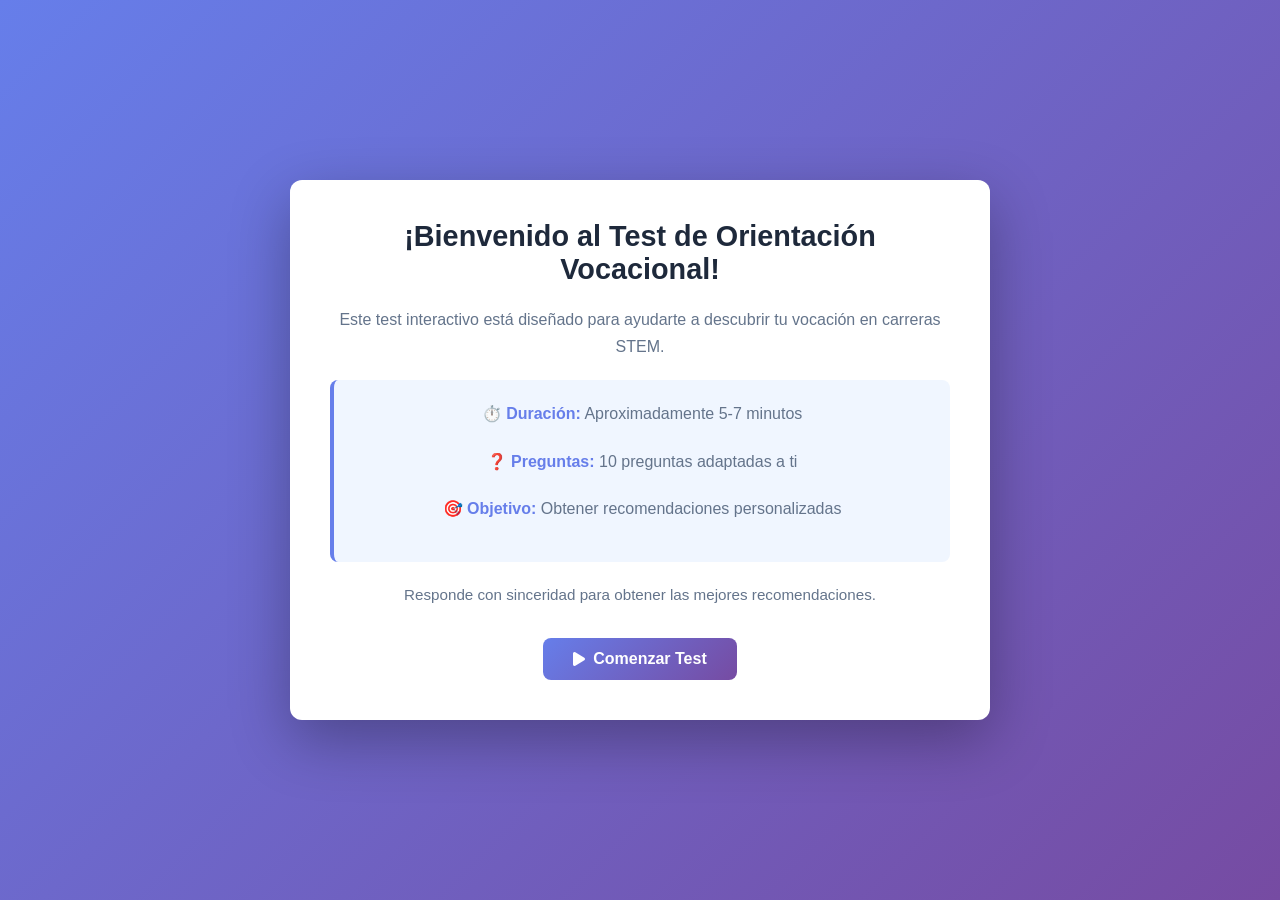
<file: test.html>
<!DOCTYPE html>
<html lang="es">
<head>
    <meta charset="UTF-8">
    <meta name="viewport" content="width=device-width, initial-scale=1.0">
    <title>Test de Orientación Vocacional</title>
    <link rel="stylesheet" href="https://cdnjs.cloudflare.com/ajax/libs/font-awesome/6.4.0/css/all.min.css">
    <style>
        * {
            margin: 0;
            padding: 0;
            box-sizing: border-box;
        }

        body {
            font-family: 'Segoe UI', Tahoma, Geneva, Verdana, sans-serif;
            background: linear-gradient(135deg, #667eea 0%, #764ba2 100%);
            min-height: 100vh;
            display: flex;
            align-items: center;
            justify-content: center;
            padding: 20px;
        }

        .test-container {
            background: white;
            border-radius: 12px;
            box-shadow: 0 20px 60px rgba(0, 0, 0, 0.3);
            max-width: 700px;
            width: 100%;
            padding: 40px;
            animation: slideUp 0.5s ease;
        }

        @keyframes slideUp {
            from {
                opacity: 0;
                transform: translateY(30px);
            }
            to {
                opacity: 1;
                transform: translateY(0);
            }
        }

        .test-header {
            text-align: center;
            margin-bottom: 40px;
        }

        .test-header h1 {
            color: #1e293b;
            font-size: 1.8rem;
            margin-bottom: 10px;
        }

        .progress-bar {
            width: 100%;
            height: 8px;
            background: #e2e8f0;
            border-radius: 10px;
            overflow: hidden;
            margin: 20px 0;
        }

        .progress-fill {
            height: 100%;
            background: linear-gradient(90deg, #667eea, #764ba2);
            width: 0%;
            transition: width 0.3s ease;
        }

        .question-counter {
            text-align: center;
            color: #64748b;
            font-size: 0.95rem;
            margin-bottom: 20px;
        }

        .question-section {
            display: none;
        }

        .question-section.active {
            display: block;
            animation: fadeIn 0.4s ease;
        }

        @keyframes fadeIn {
            from {
                opacity: 0;
            }
            to {
                opacity: 1;
            }
        }

        .question-text {
            font-size: 1.3rem;
            color: #1e293b;
            margin-bottom: 30px;
            font-weight: 600;
        }

        .options-container {
            display: flex;
            flex-direction: column;
            gap: 15px;
            margin-bottom: 30px;
        }

        .option-button {
            padding: 15px 20px;
            background: #f8fafc;
            border: 2px solid #e2e8f0;
            border-radius: 8px;
            cursor: pointer;
            font-size: 1rem;
            transition: all 0.3s ease;
            text-align: left;
            display: flex;
            align-items: center;
            gap: 15px;
        }

        .option-button:hover {
            border-color: #667eea;
            background: #f1f5ff;
            transform: translateX(5px);
        }

        .option-button.selected {
            background: linear-gradient(135deg, #667eea, #764ba2);
            color: white;
            border-color: #667eea;
        }

        .option-icon {
            font-size: 1.5rem;
            min-width: 30px;
        }

        .option-text {
            flex: 1;
        }

        .check-icon {
            font-size: 1.3rem;
            display: none;
        }

        .option-button.selected .check-icon {
            display: block;
        }

        .results-section {
            display: none;
            text-align: center;
        }

        .results-section.active {
            display: block;
            animation: fadeIn 0.4s ease;
        }

        .results-icon {
            font-size: 4rem;
            margin-bottom: 20px;
            background: linear-gradient(135deg, #667eea, #764ba2);
            background-clip: text;
            -webkit-background-clip: text;
            -webkit-text-fill-color: transparent;
        }

        .results-title {
            font-size: 2rem;
            color: #1e293b;
            margin-bottom: 15px;
        }

        .results-subtitle {
            font-size: 1.2rem;
            color: #64748b;
            margin-bottom: 30px;
        }

        .results-content {
            text-align: left;
            background: #f8fafc;
            padding: 25px;
            border-radius: 8px;
            margin-bottom: 30px;
        }

        .results-content h3 {
            color: #1e293b;
            margin-bottom: 15px;
            font-size: 1.1rem;
        }

        .results-content ul {
            list-style: none;
            margin: 15px 0;
        }

        .results-content li {
            padding: 10px 0;
            padding-left: 25px;
            color: #475569;
            position: relative;
        }

        .results-content li:before {
            content: "✓";
            position: absolute;
            left: 0;
            color: #10b981;
            font-weight: bold;
            font-size: 1.2rem;
        }

        .buttons-container {
            display: flex;
            gap: 15px;
            justify-content: center;
            flex-wrap: wrap;
        }

        button {
            padding: 12px 30px;
            border: none;
            border-radius: 8px;
            font-size: 1rem;
            font-weight: 600;
            cursor: pointer;
            transition: all 0.3s ease;
            display: inline-flex;
            align-items: center;
            gap: 8px;
        }

        .btn-next {
            background: linear-gradient(135deg, #667eea, #764ba2);
            color: white;
            flex: 1;
            justify-content: center;
        }

        .btn-next:hover:not(:disabled) {
            transform: translateY(-2px);
            box-shadow: 0 10px 20px rgba(102, 126, 234, 0.3);
        }

        .btn-next:disabled {
            opacity: 0.5;
            cursor: not-allowed;
        }

        .btn-secondary {
            background: white;
            color: #667eea;
            border: 2px solid #667eea;
        }

        .btn-secondary:hover {
            background: #f1f5ff;
        }

        .btn-back {
            background: #e2e8f0;
            color: #475569;
        }

        .btn-back:hover {
            background: #cbd5e1;
        }

        .welcome-section {
            text-align: center;
        }

        .welcome-section h2 {
            color: #1e293b;
            font-size: 1.8rem;
            margin-bottom: 20px;
        }

        .welcome-section p {
            color: #64748b;
            margin-bottom: 20px;
            line-height: 1.7;
        }

        .test-info {
            background: #f0f6ff;
            padding: 20px;
            border-radius: 8px;
            margin: 20px 0;
            border-left: 4px solid #667eea;
        }

        .test-info strong {
            color: #667eea;
        }

        @media (max-width: 600px) {
            .test-container {
                padding: 25px;
            }

            .test-header h1 {
                font-size: 1.4rem;
            }

            .question-text {
                font-size: 1.1rem;
            }

            .option-button {
                padding: 12px 15px;
            }

            .buttons-container {
                flex-direction: column;
            }

            .btn-next,
            .btn-secondary {
                width: 100%;
            }
        }
    </style>
</head>
<body>
    <div class="test-container">
        <!-- Bienvenida -->
        <div id="welcomeSection" class="welcome-section">
            <h2>¡Bienvenido al Test de Orientación Vocacional!</h2>
            <p>Este test interactivo está diseñado para ayudarte a descubrir tu vocación en carreras STEM.</p>
            
            <div class="test-info">
                <p><strong>⏱️ Duración:</strong> Aproximadamente 5-7 minutos</p>
                <p><strong>❓ Preguntas:</strong> 10 preguntas adaptadas a ti</p>
                <p><strong>🎯 Objetivo:</strong> Obtener recomendaciones personalizadas</p>
            </div>

            <p style="color: #64748b; font-size: 0.95rem; margin-bottom: 30px;">Responde con sinceridad para obtener las mejores recomendaciones.</p>

            <button class="btn-next" onclick="iniciarTest()">
                <i class="fas fa-play"></i> Comenzar Test
            </button>
        </div>

        <!-- Barra de progreso -->
        <div id="progressContainer" style="display: none;">
            <div class="progress-bar">
                <div class="progress-fill" id="progressFill"></div>
            </div>
            <div class="question-counter">
                Pregunta <span id="currentQuestion">1</span> de <span id="totalQuestions">10</span>
            </div>
        </div>

        <!-- Preguntas -->
        <div id="questionsContainer"></div>

        <!-- Resultados -->
        <div id="resultsSection" class="results-section">
            <div class="results-icon">
                <i class="fas fa-star"></i>
            </div>
            <h2 class="results-title">¡Resultados de Tu Test!</h2>
            <p class="results-subtitle" id="profileType"></p>

            <div class="results-content">
                <h3>📚 Carreras Recomendadas</h3>
                <ul id="carrerasRecomendadas"></ul>
            </div>

            <div class="results-content">
                <h3>🎯 Actividades Recomendadas</h3>
                <ul id="actividadesRecomendadas"></ul>
            </div>

            <div class="results-content">
                <h3>🚀 Próximos Pasos</h3>
                <ul id="proximosPasos"></ul>
            </div>

            <div class="buttons-container">
                <button class="btn-secondary" onclick="window.parent.cerrarModal()">
                    <i class="fas fa-times"></i> Cerrar
                </button>
                <button class="btn-next" onclick="descargarReporte()">
                    <i class="fas fa-download"></i> Descargar Resultados
                </button>
            </div>
        </div>

        <!-- Botones de navegación -->
        <div id="navigationButtons" style="display: none; margin-top: 30px;">
            <div class="buttons-container">
                <button class="btn-back" id="btnBack" onclick="preguntaAnterior()">
                    <i class="fas fa-arrow-left"></i> Anterior
                </button>
                <button class="btn-next" id="btnNext" onclick="siguientePregunta()" disabled>
                    Siguiente <i class="fas fa-arrow-right"></i>
                </button>
            </div>
        </div>
    </div>

    <script>
        // Preguntas del test
        const preguntas = [
            {
                pregunta: "¿Qué actividad te gusta más hacer en tu tiempo libre?",
                opciones: [
                    { texto: "Programar o trabajar con computadoras", valor: "A" },
                    { texto: "Investigar y experimentar con ciencias", valor: "B" },
                    { texto: "Construir o diseñar prototipos", valor: "C" },
                    { texto: "Analizar datos y patrones", valor: "D" }
                ],
                icono: "fas fa-laptop"
            },
            {
                pregunta: "¿Cuál de estas asignaturas te interesa más?",
                opciones: [
                    { texto: "Informática y Programación", valor: "A" },
                    { texto: "Biología y Química", valor: "B" },
                    { texto: "Física e Ingeniería", valor: "C" },
                    { texto: "Matemáticas Avanzadas", valor: "D" }
                ],
                icono: "fas fa-book"
            },
            {
                pregunta: "Si tuvieras que resolver un problema, ¿qué harías primero?",
                opciones: [
                    { texto: "Buscaría una solución tecnológica", valor: "A" },
                    { texto: "Investigaría las causas más profundas", valor: "B" },
                    { texto: "Intentaría construir una solución", valor: "C" },
                    { texto: "Analizaría todos los datos disponibles", valor: "D" }
                ],
                icono: "fas fa-puzzle-piece"
            },
            {
                pregunta: "¿Cómo prefieres aprender cosas nuevas?",
                opciones: [
                    { texto: "Con tutoriales y proyectos prácticos de código", valor: "A" },
                    { texto: "Leyendo libros y papers científicos", valor: "B" },
                    { texto: "Haciendo experimentos y prototipos", valor: "C" },
                    { texto: "Revisando estadísticas y visualizaciones", valor: "D" }
                ],
                icono: "fas fa-graduation-cap"
            },
            {
                pregunta: "¿Qué tipo de carrera sueñas tener?",
                opciones: [
                    { texto: "Trabajar en startups o empresas de tecnología", valor: "A" },
                    { texto: "Hacer investigación científica", valor: "B" },
                    { texto: "Diseñar y construir infraestructuras", valor: "C" },
                    { texto: "Ser asesor de datos o consultor", valor: "D" }
                ],
                icono: "fas fa-briefcase"
            },
            {
                pregunta: "¿Cuál es tu mayor fortaleza?",
                opciones: [
                    { texto: "Pensar rápido en soluciones creativas", valor: "A" },
                    { texto: "Ser meticuloso y detallista", valor: "B" },
                    { texto: "Entender cómo funcionan las cosas", valor: "C" },
                    { texto: "Ver patrones donde otros no los ven", valor: "D" }
                ],
                icono: "fas fa-lightbulb"
            },
            {
                pregunta: "¿Qué te motivaría más en un trabajo?",
                opciones: [
                    { texto: "Crear aplicaciones que millones usen", valor: "A" },
                    { texto: "Descubrir nuevos conocimientos", valor: "B" },
                    { texto: "Ver mis proyectos realizados en el mundo real", valor: "C" },
                    { texto: "Tomar decisiones basadas en datos", valor: "D" }
                ],
                icono: "fas fa-star"
            },
            {
                pregunta: "¿Cómo te sientes con los números?",
                opciones: [
                    { texto: "Los uso para modelar situaciones complejas", valor: "A" },
                    { texto: "Los uso para probar hipótesis", valor: "B" },
                    { texto: "Me ayudan a hacer medidas precisas", valor: "C" },
                    { texto: "Me fascina analizar tendencias", valor: "D" }
                ],
                icono: "fas fa-calculator"
            },
            {
                pregunta: "Si estudiaras un programa intensivo, ¿cuál elegirías?",
                opciones: [
                    { texto: "Bootcamp de programación web", valor: "A" },
                    { texto: "Curso de investigación científica", valor: "B" },
                    { texto: "Certif. en diseño tecnico y construcción", valor: "C" },
                    { texto: "Curso de análisis de datos y BI", valor: "D" }
                ],
                icono: "fas fa-code"
            },
            {
                pregunta: "¿Cuál es tu visión del futuro?",
                opciones: [
                    { texto: "Trabajar en innovación y tecnología disruptiva", valor: "A" },
                    { texto: "Contribuir a la ciencia y el conocimiento", valor: "B" },
                    { texto: "Construir soluciones sostenibles", valor: "C" },
                    { texto: "Entender mejor el mundo a través de datos", valor: "D" }
                ],
                icono: "fas fa-telescope"
            }
        ];

        let respuestasSeleccionadas = [];
        let preguntaActual = 0;
        let resultados = null;

        function iniciarTest() {
            document.getElementById('welcomeSection').style.display = 'none';
            document.getElementById('progressContainer').style.display = 'block';
            document.getElementById('navigationButtons').style.display = 'block';
            document.getElementById('totalQuestions').textContent = preguntas.length;
            
            respuestasSeleccionadas = new Array(preguntas.length).fill(null);
            preguntaActual = 0;
            
            generarPreguntas();
            mostrarPregunta(0);
        }

        function generarPreguntas() {
            const container = document.getElementById('questionsContainer');
            container.innerHTML = '';

            preguntas.forEach((pregunta, index) => {
                const div = document.createElement('div');
                div.className = 'question-section';
                div.id = `question-${index}`;
                
                let optionsHTML = pregunta.opciones.map((opcion, idx) => `
                    <button class="option-button" onclick="seleccionarOpcion(${index}, '${opcion.valor}', this)">
                        <span class="option-icon"><i class="fas fa-circle"></i></span>
                        <span class="option-text">${opcion.texto}</span>
                        <span class="check-icon"><i class="fas fa-check"></i></span>
                    </button>
                `).join('');

                div.innerHTML = `
                    <div class="question-text">
                        <i class="${pregunta.icono}" style="margin-right: 10px; color: #667eea;"></i>
                        ${pregunta.pregunta}
                    </div>
                    <div class="options-container">
                        ${optionsHTML}
                    </div>
                `;
                
                container.appendChild(div);
            });
        }

        function seleccionarOpcion(index, valor, element) {
            respuestasSeleccionadas[index] = valor;
            
            // Remover selección anterior
            document.querySelectorAll(`#question-${index} .option-button`).forEach(btn => {
                btn.classList.remove('selected');
            });
            
            // Agregar selección nueva
            element.classList.add('selected');
            
            // Habilitar botón siguiente
            document.getElementById('btnNext').disabled = false;
        }

        function mostrarPregunta(index) {
            preguntaActual = index;
            
            // Ocultar todas las preguntas
            document.querySelectorAll('.question-section').forEach(el => {
                el.classList.remove('active');
            });
            
            // Mostrar pregunta actual
            document.getElementById(`question-${index}`).classList.add('active');
            
            // Restaurar selección anterior si existe
            if (respuestasSeleccionadas[index]) {
                const opcionesBotones = document.querySelectorAll(`#question-${index} .option-button`);
                opcionesBotones.forEach(btn => {
                    if (btn.querySelector('.option-text').textContent.includes(
                        preguntas[index].opciones.find(o => o.valor === respuestasSeleccionadas[index]).texto
                    )) {
                        btn.classList.add('selected');
                    }
                });
            }
            
            // Actualizar barra de progreso
            const progreso = ((index + 1) / preguntas.length) * 100;
            document.getElementById('progressFill').style.width = progreso + '%';
            document.getElementById('currentQuestion').textContent = index + 1;
            
            // Actualizar botones
            document.getElementById('btnBack').style.display = index === 0 ? 'none' : 'inline-flex';
            document.getElementById('btnNext').textContent = index === preguntas.length - 1 ? 'Finalizar' : 'Siguiente';
            document.getElementById('btnNext').disabled = respuestasSeleccionadas[index] === null;
        }

        function siguientePregunta() {
            if (preguntaActual < preguntas.length - 1) {
                mostrarPregunta(preguntaActual + 1);
            } else {
                finalizarTest();
            }
        }

        function preguntaAnterior() {
            if (preguntaActual > 0) {
                mostrarPregunta(preguntaActual - 1);
            }
        }

        function finalizarTest() {
            // Aquí se llamaría a la API de IA real
            resultados = analizarResultados();
            
            mostrarResultados();
        }

        function analizarResultados() {
            const conteo = { A: 0, B: 0, C: 0, D: 0 };
            respuestasSeleccionadas.forEach(resp => {
                if (resp) conteo[resp]++;
            });

            const perfiles = {
                A: {
                    nombre: "Innovador Tecnológico",
                    icono: "🤖",
                    carreras: [
                        "Ingeniería de Software",
                        "Desarrollo Web y Aplicaciones",
                        "Ciberseguridad",
                        "Robótica e IA"
                    ],
                    actividades: [
                        "Crear aplicaciones y software",
                        "Aprender nuevos lenguajes de programación",
                        "Participar en hackathons",
                        "Desarrollar proyectos en startups"
                    ]
                },
                B: {
                    nombre: "Investigador Científico",
                    icono: "🔬",
                    carreras: [
                        "Biología Marina",
                        "Química Farmacéutica",
                        "Física Teórica",
                        "Biotecnología"
                    ],
                    actividades: [
                        "Realizar experimentos en laboratorios",
                        "Leer y escribir papers científicos",
                        "Participar en ferias de ciencias",
                        "Trabajar en investigación"
                    ]
                },
                C: {
                    nombre: "Constructor de Soluciones",
                    icono: "🏗️",
                    carreras: [
                        "Ingeniería Civil",
                        "Ingeniería Mecánica",
                        "Ingeniería Industrial",
                        "Arquitectura Técnica"
                    ],
                    actividades: [
                        "Diseñar en CAD",
                        "Construir prototipos",
                        "Participar en competiciones de ingeniería",
                        "Trabajar en proyectos de construcción"
                    ]
                },
                D: {
                    nombre: "Analista de Datos",
                    icono: "📊",
                    carreras: [
                        "Data Science",
                        "Análisis de Datos",
                        "Big Data",
                        "Machine Learning"
                    ],
                    actividades: [
                        "Analizar conjuntos de datos",
                        "Crear visualizaciones",
                        "Aprender SQL y Python",
                        "Trabajar con Business Intelligence"
                    ]
                }
            };

            // Encontrar el perfil con mayor puntuación
            const perfilPrincipal = Object.keys(conteo).reduce((a, b) =>
                conteo[a] > conteo[b] ? a : b
            );

            return perfiles[perfilPrincipal];
        }

        function mostrarResultados() {
            document.getElementById('progressContainer').style.display = 'none';
            document.getElementById('navigationButtons').style.display = 'none';
            document.getElementById('questionsContainer').style.display = 'none';
            document.getElementById('resultsSection').classList.add('active');

            document.getElementById('profileType').textContent = resultados.icono + " " + resultados.nombre;

            const carrerasHTML = resultados.carreras
                .map(c => `<li>${c}</li>`)
                .join('');
            document.getElementById('carrerasRecomendadas').innerHTML = carrerasHTML;

            const actividadesHTML = resultados.actividades
                .map(a => `<li>${a}</li>`)
                .join('');
            document.getElementById('actividadesRecomendadas').innerHTML = actividadesHTML;

            const proximosHTML = [
                '<li>Explora más carreras en plataformas como Coursera o edX</li>',
                '<li>Habla con profesionales en este campo</li>',
                '<li>Participa en clubes o grupos de interés</li>',
                '<li>Revisa este análisis con tus padres y docentes</li>'
            ].join('');
            document.getElementById('proximosPasos').innerHTML = proximosHTML;
        }

        function descargarReporte() {
            const contenido = `
REPORTE DE ORIENTACIÓN VOCACIONAL - VocaIA
============================================

Perfil Identificado: ${resultados.nombre}

CARRERAS RECOMENDADAS:
${resultados.carreras.map(c => `- ${c}`).join('\n')}

ACTIVIDADES SUGERIDAS:
${resultados.actividades.map(a => `- ${a}`).join('\n')}

Fecha de Generación: ${new Date().toLocaleDateString('es-ES')}

Este reporte fue generado por VocaIA - Plataforma de Orientación Vocacional con IA.
            `;

            const blob = new Blob([contenido], { type: 'text/plain' });
            const url = window.URL.createObjectURL(blob);
            const a = document.createElement('a');
            a.href = url;
            a.download = 'Reporte-Vocacional-VocaIA.txt';
            a.click();
            window.URL.revokeObjectURL(url);
        }
    </script>
</body>
</html>
</file>
<file: css/estilos.css>
/* ==========================================
   VARIABLES Y COLORES
   ========================================== */
:root {
    --primary-color: #6366f1;
    --secondary-color: #8b5cf6;
    --accent-color: #ec4899;
    --success-color: #10b981;
    --warning-color: #f59e0b;
    --dark-bg: #0f172a;
    --light-bg: #f8fafc;
    --text-dark: #1e293b;
    --text-light: #64748b;
    --border-color: #e2e8f0;
    --shadow-sm: 0 1px 2px rgba(0, 0, 0, 0.05);
    --shadow-md: 0 4px 6px rgba(0, 0, 0, 0.1);
    --shadow-lg: 0 20px 25px rgba(0, 0, 0, 0.15);
}

/* ==========================================
   ESTILOS GLOBALES
   ========================================== */
* {
    margin: 0;
    padding: 0;
    box-sizing: border-box;
}

html {
    scroll-behavior: smooth;
}

body {
    font-family: 'Segoe UI', Tahoma, Geneva, Verdana, sans-serif;
    color: var(--text-dark);
    background-color: #ffffff;
    line-height: 1.6;
}

.container {
    max-width: 1200px;
    margin: 0 auto;
    padding: 0 20px;
}

/* ==========================================
   NAVEGACIÓN
   ========================================== */
.navbar {
    background: linear-gradient(135deg, var(--primary-color), var(--secondary-color));
    color: white;
    padding: 1rem 0;
    position: sticky;
    top: 0;
    z-index: 1000;
    box-shadow: var(--shadow-md);
}

.navbar .container {
    display: flex;
    justify-content: space-between;
    align-items: center;
}

.navbar-brand {
    display: flex;
    align-items: center;
    gap: 10px;
    font-size: 1.5rem;
    font-weight: bold;
}

.logo-text {
    color: white;
    font-weight: bold;
    text-shadow: 0 2px 4px rgba(0, 0, 0, 0.2);
}

.nav-menu {
    display: flex;
    list-style: none;
    gap: 2rem;
}

.nav-menu a {
    color: white;
    text-decoration: none;
    font-weight: 500;
    transition: opacity 0.3s ease;
}

.nav-menu a:hover {
    opacity: 0.8;
}

@media (max-width: 768px) {
    .nav-menu {
        gap: 1rem;
        font-size: 0.9rem;
    }
}

/* ==========================================
   HERO SECTION
   ========================================== */
.hero {
    background: linear-gradient(135deg, #667eea 0%, #764ba2 100%);
    color: white;
    padding: 80px 0;
    min-height: 90vh;
    display: flex;
    align-items: center;
    position: relative;
    overflow: hidden;
}

.hero::before {
    content: '';
    position: absolute;
    top: -50%;
    right: -20%;
    width: 500px;
    height: 500px;
    background: rgba(255, 255, 255, 0.1);
    border-radius: 50%;
    animation: float 6s ease-in-out infinite;
}

.hero::after {
    content: '';
    position: absolute;
    bottom: -30%;
    left: -10%;
    width: 400px;
    height: 400px;
    background: rgba(255, 255, 255, 0.05);
    border-radius: 50%;
    animation: float 8s ease-in-out infinite;
}

.hero-content {
    display: grid;
    grid-template-columns: 1fr 1fr;
    gap: 60px;
    align-items: center;
    position: relative;
    z-index: 1;
    padding: 0 3rem;
}

.hero-title {
    font-size: 3.5rem;
    font-weight: 800;
    margin-bottom: 20px;
    line-height: 1.2;
    text-shadow: 0 3px 6px rgba(0, 0, 0, 0.3);
}

.hero-subtitle {
    font-size: 1.3rem;
    margin-bottom: 20px;
    opacity: 0.95;
    text-shadow: 0 2px 4px rgba(0, 0, 0, 0.2);
}

.hero-description {
    font-size: 1.1rem;
    margin-bottom: 30px;
    opacity: 0.9;
    line-height: 1.8;
    text-shadow: 0 1px 3px rgba(0, 0, 0, 0.2);
}

.hero-buttons {
    display: flex;
    gap: 15px;
    flex-wrap: wrap;
    justify-content: center;
}

.hero-visual {
    position: relative;
    height: 400px;
}

.floating-icon {
    position: absolute;
    top: 50%;
    left: 50%;
    transform: translate(-50%, -50%);
    font-size: 150px;
    animation: bounce 3s ease-in-out infinite;
    color: white;
    opacity: 0.3;
}

.floating-shape {
    position: absolute;
    background: rgba(255, 255, 255, 0.1);
    border-radius: 50%;
}

.shape-1 {
    width: 200px;
    height: 200px;
    top: 10%;
    right: 10%;
    animation: float 5s ease-in-out infinite;
}

.shape-2 {
    width: 150px;
    height: 150px;
    bottom: 20%;
    left: 10%;
    animation: float 7s ease-in-out infinite;
}

@keyframes float {
    0%, 100% {
        transform: translateY(20px);
    }
    50% {
        transform: translateY(-20px);
    }
}

@keyframes bounce {
    0%, 100% {
        transform: translate(-50%, -50%) scale(1);
    }
    50% {
        transform: translate(-50%, -60%) scale(1.05);
    }
}

@media (max-width: 768px) {
    .hero-content {
        grid-template-columns: 1fr;
        gap: 30px;
        padding: 0 1.5rem;
    }

    .hero-title {
        font-size: 2.2rem;
    }

    .hero-subtitle {
        font-size: 1.1rem;
    }

    .hero-buttons {
        flex-direction: column;
    }

    .hero-visual {
        display: none;
    }
}

/* ==========================================
   BOTONES
   ========================================== */
.btn {
    padding: 12px 30px;
    border: none;
    border-radius: 8px;
    font-size: 1rem;
    font-weight: 600;
    cursor: pointer;
    transition: all 0.3s ease;
    display: inline-flex;
    align-items: center;
    gap: 8px;
    text-decoration: none;
}

.btn-primary {
    background: linear-gradient(135deg, #6366f1, #8b5cf6);
    color: white;
    box-shadow: var(--shadow-md);
}

.btn-primary:hover {
    transform: translateY(-2px);
    box-shadow: 0 10px 20px rgba(99, 102, 241, 0.3);
}

.btn-secondary {
    background: transparent;
    color: white;
    border: 2px solid white;
}

.btn-secondary:hover {
    background: rgba(255, 255, 255, 0.1);
}

.btn-large {
    padding: 15px 40px;
    font-size: 1.1rem;
}

/* ==========================================
   SECCIONES
   ========================================== */
.section-title {
    font-size: 2.5rem;
    font-weight: 800;
    text-align: center;
    margin-bottom: 50px;
    color: var(--text-dark);
}

section {
    padding: 80px 0;
}

/* ==========================================
   CARACTERÍSTICAS
   ========================================== */
.caracteristicas {
    background-color: var(--light-bg);
}

.features-grid {
    display: grid;
    grid-template-columns: repeat(auto-fit, minmax(300px, 1fr));
    gap: 30px;
}

.feature-card {
    background: white;
    padding: 40px 30px;
    border-radius: 12px;
    text-align: center;
    transition: all 0.3s ease;
    box-shadow: var(--shadow-sm);
    border: 1px solid var(--border-color);
}

.feature-card:hover {
    transform: translateY(-10px);
    box-shadow: var(--shadow-lg);
    border-color: var(--primary-color);
}

.feature-icon {
    font-size: 3rem;
    margin-bottom: 20px;
    background: linear-gradient(135deg, var(--primary-color), var(--secondary-color));
    background-clip: text;
    -webkit-background-clip: text;
    -webkit-text-fill-color: transparent;
    color: var(--primary-color);
}

.feature-card h3 {
    font-size: 1.3rem;
    margin-bottom: 15px;
    color: var(--text-dark);
}

.feature-card p {
    color: var(--text-light);
    line-height: 1.7;
}

/* ==========================================
   CÓMO FUNCIONA
   ========================================== */
.como-funciona {
    background: linear-gradient(135deg, #f3f4f6, #ffffff);
}

.steps-container {
    display: grid;
    grid-template-columns: repeat(auto-fit, minmax(200px, 1fr));
    gap: 30px;
    align-items: center;
}

.step {
    background: white;
    padding: 30px;
    border-radius: 12px;
    text-align: center;
    border: 2px solid var(--border-color);
    transition: all 0.3s ease;
}

.step:hover {
    border-color: var(--primary-color);
    box-shadow: var(--shadow-lg);
}

.step-number {
    display: inline-flex;
    align-items: center;
    justify-content: center;
    width: 50px;
    height: 50px;
    background: linear-gradient(135deg, var(--primary-color), var(--secondary-color));
    color: white;
    border-radius: 50%;
    font-size: 1.5rem;
    font-weight: bold;
    margin-bottom: 20px;
}

.step h3 {
    font-size: 1.2rem;
    margin-bottom: 10px;
    color: var(--text-dark);
}

.step p {
    color: var(--text-light);
    font-size: 0.95rem;
}

.step-arrow {
    display: flex;
    justify-content: center;
    align-items: center;
    font-size: 1.5rem;
    color: var(--primary-color);
}

@media (max-width: 768px) {
    .step-arrow {
        display: none;
    }
}

/* ==========================================
   PERFILES
   ========================================== */
.perfiles {
    background-color: var(--light-bg);
}

.perfiles-grid {
    display: grid;
    grid-template-columns: repeat(auto-fit, minmax(250px, 1fr));
    gap: 30px;
}

.perfil-card {
    background: white;
    padding: 40px 30px;
    border-radius: 12px;
    text-align: center;
    border: 2px solid transparent;
    transition: all 0.3s ease;
    cursor: pointer;
}

.perfil-card:hover {
    border-color: var(--primary-color);
    transform: scale(1.05);
    box-shadow: var(--shadow-lg);
}

.perfil-icon {
    font-size: 4rem;
    margin-bottom: 15px;
}

.perfil-card h3 {
    font-size: 1.3rem;
    margin-bottom: 10px;
    color: var(--text-dark);
}

.perfil-card p {
    color: var(--text-light);
    margin-bottom: 15px;
}

.perfil-card small {
    display: block;
    background: linear-gradient(135deg, var(--primary-color), var(--secondary-color));
    background-clip: text;
    -webkit-background-clip: text;
    -webkit-text-fill-color: transparent;
    font-weight: 600;
    font-size: 0.85rem;
}

/* ==========================================
   TESTIMONIOS
   ========================================== */
.testimonios {
    background: linear-gradient(135deg, #667eea 0%, #764ba2 100%);
    color: white;
}

.testimonios .section-title {
    color: white;
    text-shadow: 0 2px 4px rgba(0, 0, 0, 0.3);
}

.testimonios-grid {
    display: grid;
    grid-template-columns: repeat(auto-fit, minmax(300px, 1fr));
    gap: 30px;
}

.testimonio-card {
    background: rgba(255, 255, 255, 0.1);
    padding: 30px;
    border-radius: 12px;
    backdrop-filter: blur(10px);
    border: 1px solid rgba(255, 255, 255, 0.2);
    transition: all 0.3s ease;
}

.testimonio-card:hover {
    transform: translateY(-5px);
    background: rgba(255, 255, 255, 0.15);
}

.stars {
    margin-bottom: 15px;
    font-size: 1.2rem;
}

.testimonio-card p {
    margin-bottom: 20px;
    font-style: italic;
    line-height: 1.8;
}

.testimonio-autor {
    display: flex;
    flex-direction: column;
    gap: 5px;
}

.testimonio-autor strong {
    color: white;
}

.testimonio-autor span {
    font-size: 0.85rem;
    opacity: 0.8;
}

/* ==========================================
   CTA SECTION
   ========================================== */
.cta-section {
    background: linear-gradient(135deg, #6366f1, #8b5cf6);
    color: white;
    text-align: center;
}

.cta-content h2 {
    font-size: 2.5rem;
    margin-bottom: 15px;
    color: white;
    text-shadow: 0 2px 4px rgba(0, 0, 0, 0.2);
}

.cta-content p {
    font-size: 1.2rem;
    margin-bottom: 30px;
    color: rgba(255, 255, 255, 0.95);
}

/* ==========================================
   FOOTER
   ========================================== */
.footer {
    background: var(--dark-bg);
    color: white;
    padding: 50px 0 20px;
}

.footer-content {
    display: grid;
    grid-template-columns: repeat(auto-fit, minmax(250px, 1fr));
    gap: 40px;
    margin-bottom: 40px;
}

.footer-section h4 {
    margin-bottom: 15px;
    color: white;
}

.footer-section p {
    color: var(--text-light);
    margin-bottom: 10px;
}

.footer-section ul {
    list-style: none;
}

.footer-section ul li {
    margin-bottom: 10px;
}

.footer-section a {
    color: var(--text-light);
    text-decoration: none;
    transition: color 0.3s ease;
}

.footer-section a:hover {
    color: var(--primary-color);
}

.footer-bottom {
    border-top: 1px solid rgba(255, 255, 255, 0.1);
    padding-top: 20px;
    text-align: center;
    color: var(--text-light);
}

/* ==========================================
   MODAL
   ========================================== */
.modal {
    display: none;
    position: fixed;
    z-index: 2000;
    left: 0;
    top: 0;
    width: 100%;
    height: 100%;
    background-color: rgba(0, 0, 0, 0.5);
    animation: fadeIn 0.3s ease;
}

.modal-content {
    background-color: white;
    margin: 5% auto;
    padding: 0;
    width: 90%;
    max-width: 900px;
    border-radius: 12px;
    box-shadow: var(--shadow-lg);
    height: 80vh;
    max-height: 600px;
    position: relative;
}

.close {
    color: var(--text-light);
    float: right;
    font-size: 28px;
    font-weight: bold;
    cursor: pointer;
    padding: 10px 20px;
    transition: color 0.3s ease;
}

.close:hover {
    color: var(--text-dark);
}

@keyframes fadeIn {
    from {
        opacity: 0;
    }
    to {
        opacity: 1;
    }
}

/* ==========================================
   RESPONSIVE
   ========================================== */
@media (max-width: 768px) {
    .section-title {
        font-size: 1.8rem;
        margin-bottom: 30px;
    }

    section {
        padding: 50px 0;
    }
}

@media (max-width: 480px) {
    .section-title {
        font-size: 1.5rem;
    }

    .btn {
        padding: 10px 20px;
        font-size: 0.9rem;
    }
}
</file>
